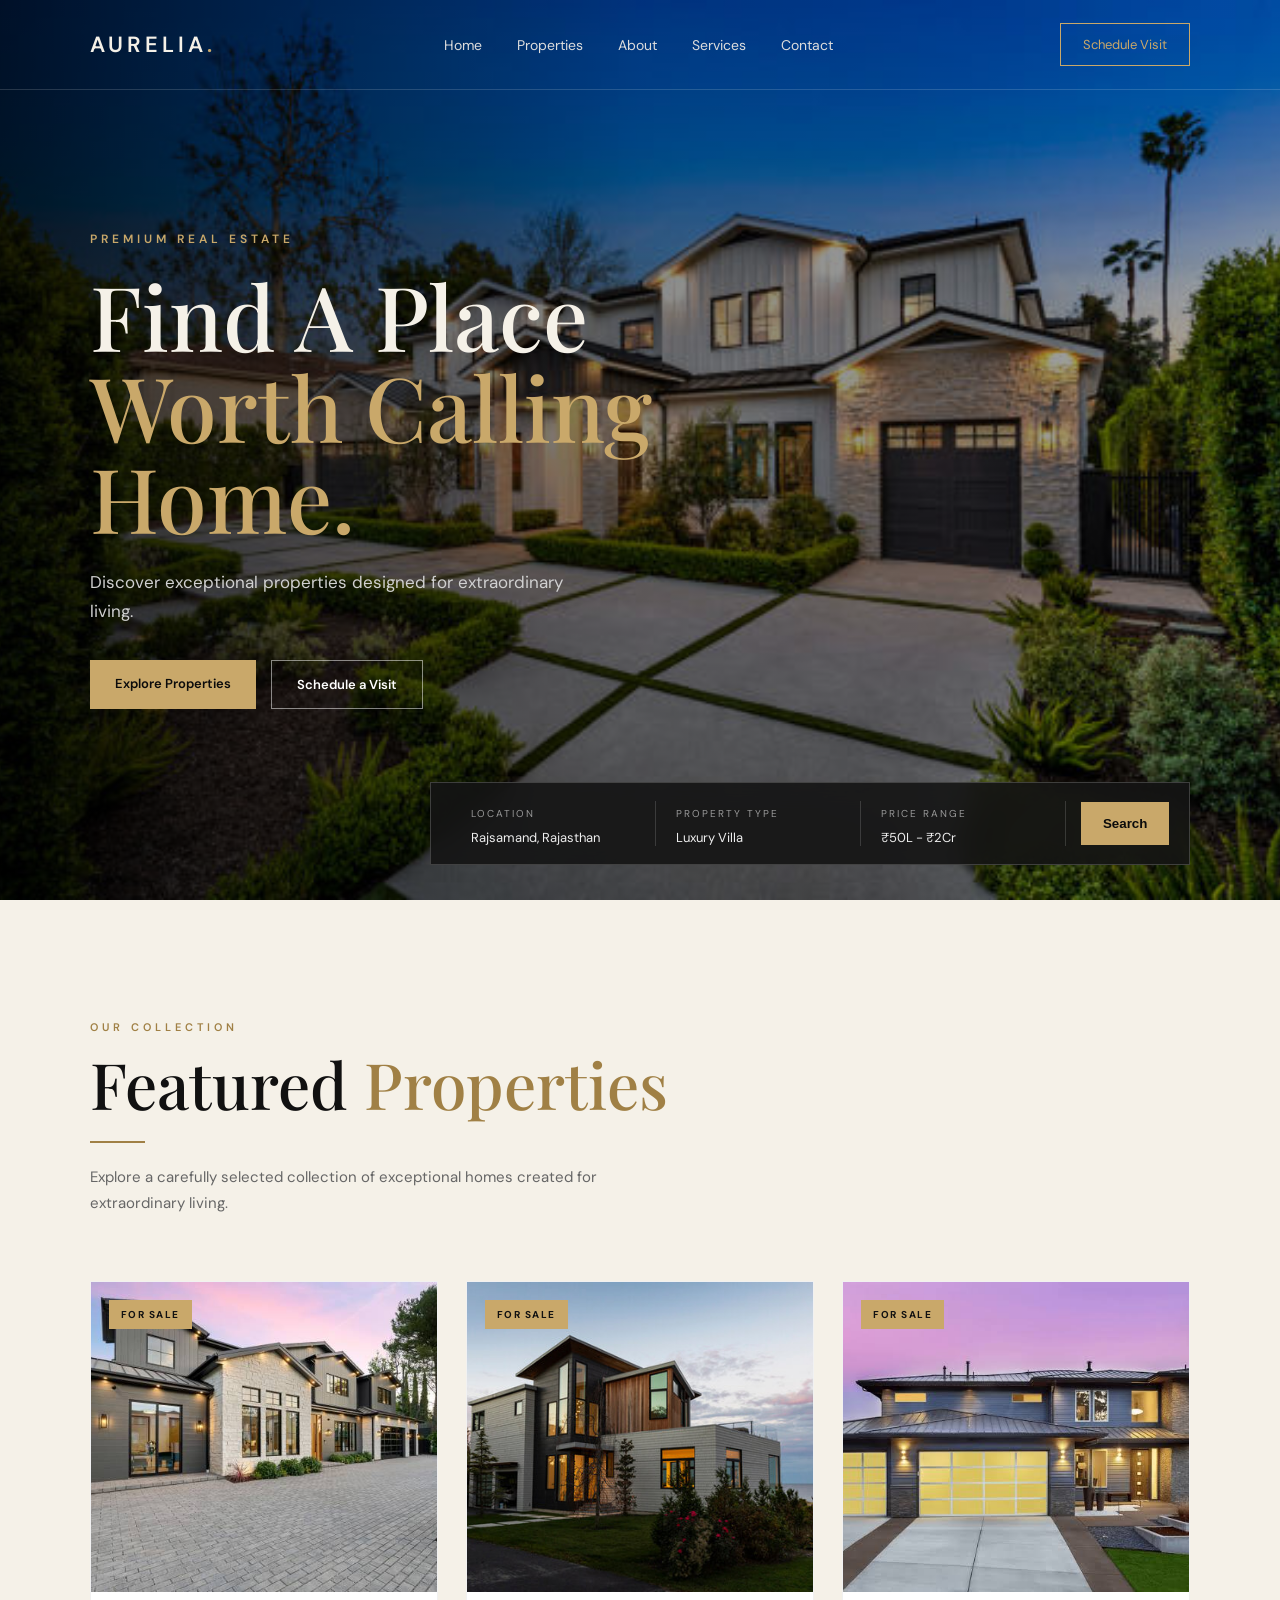
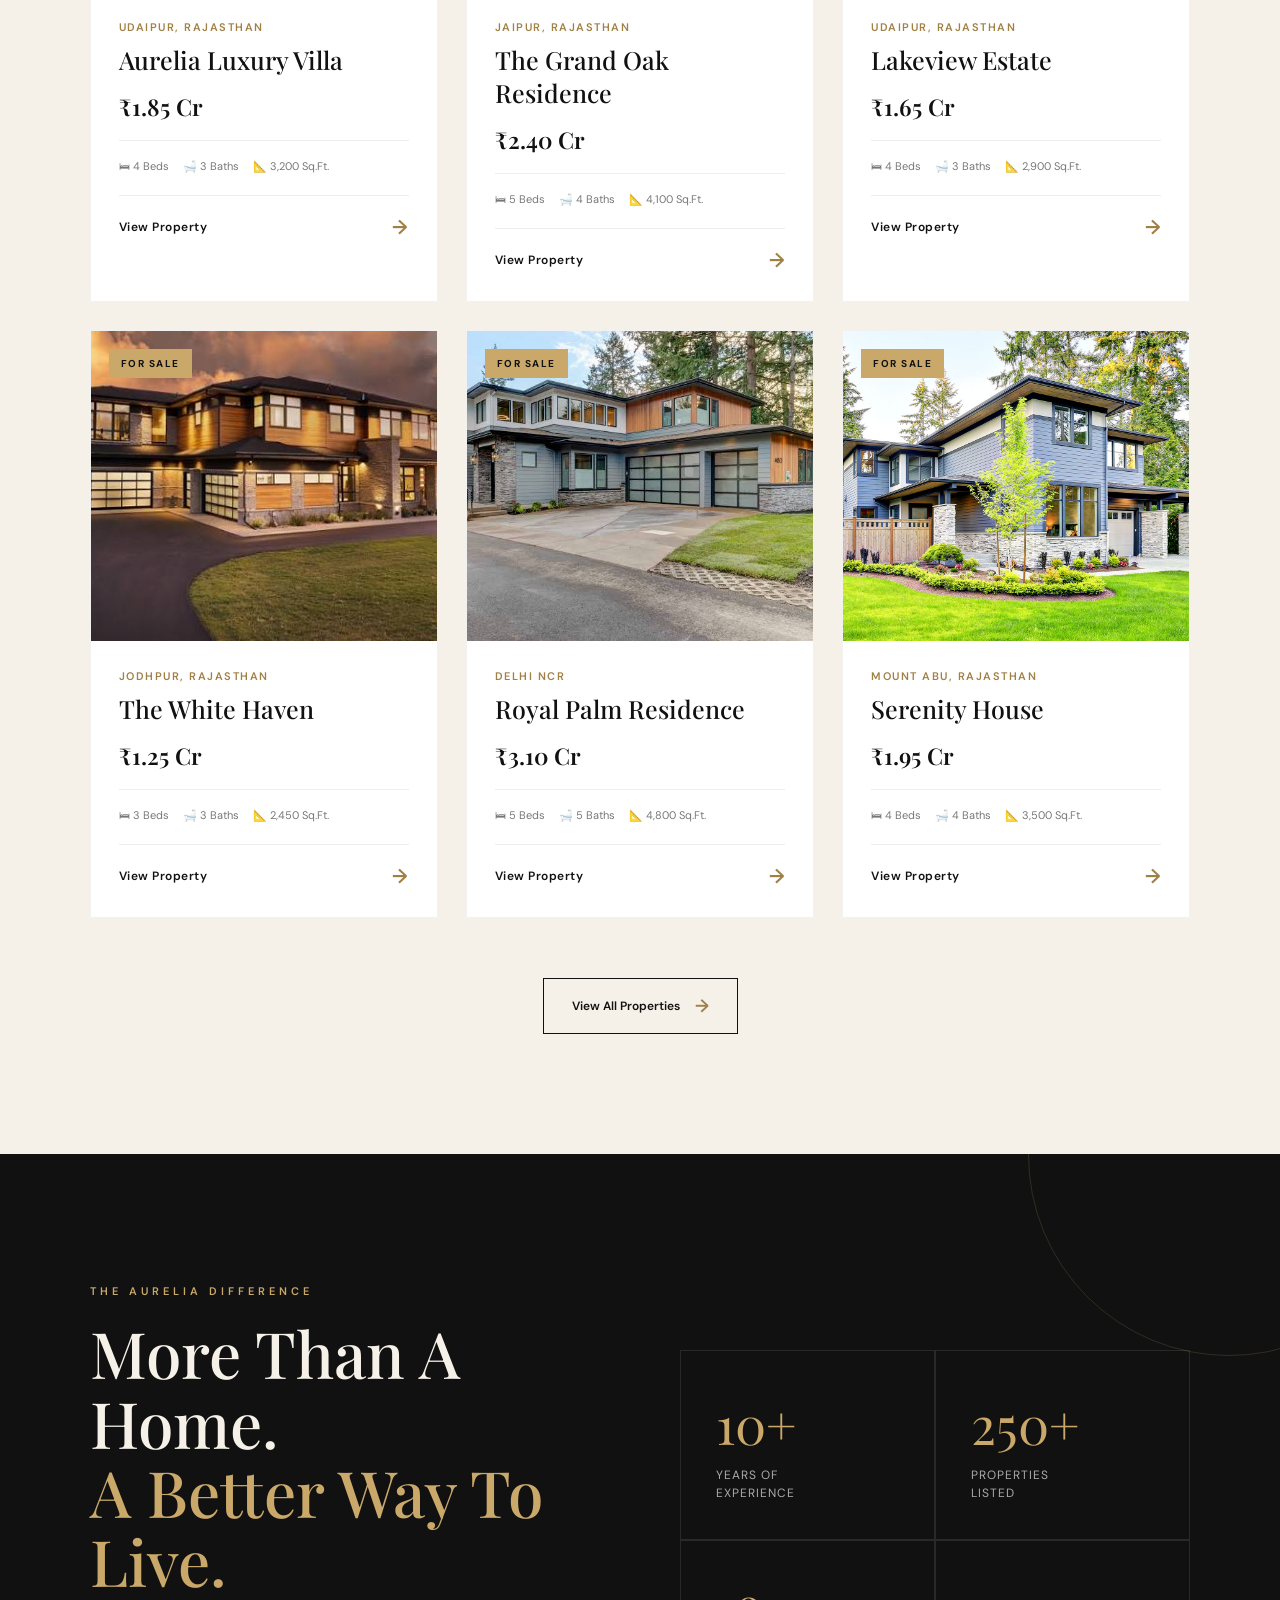
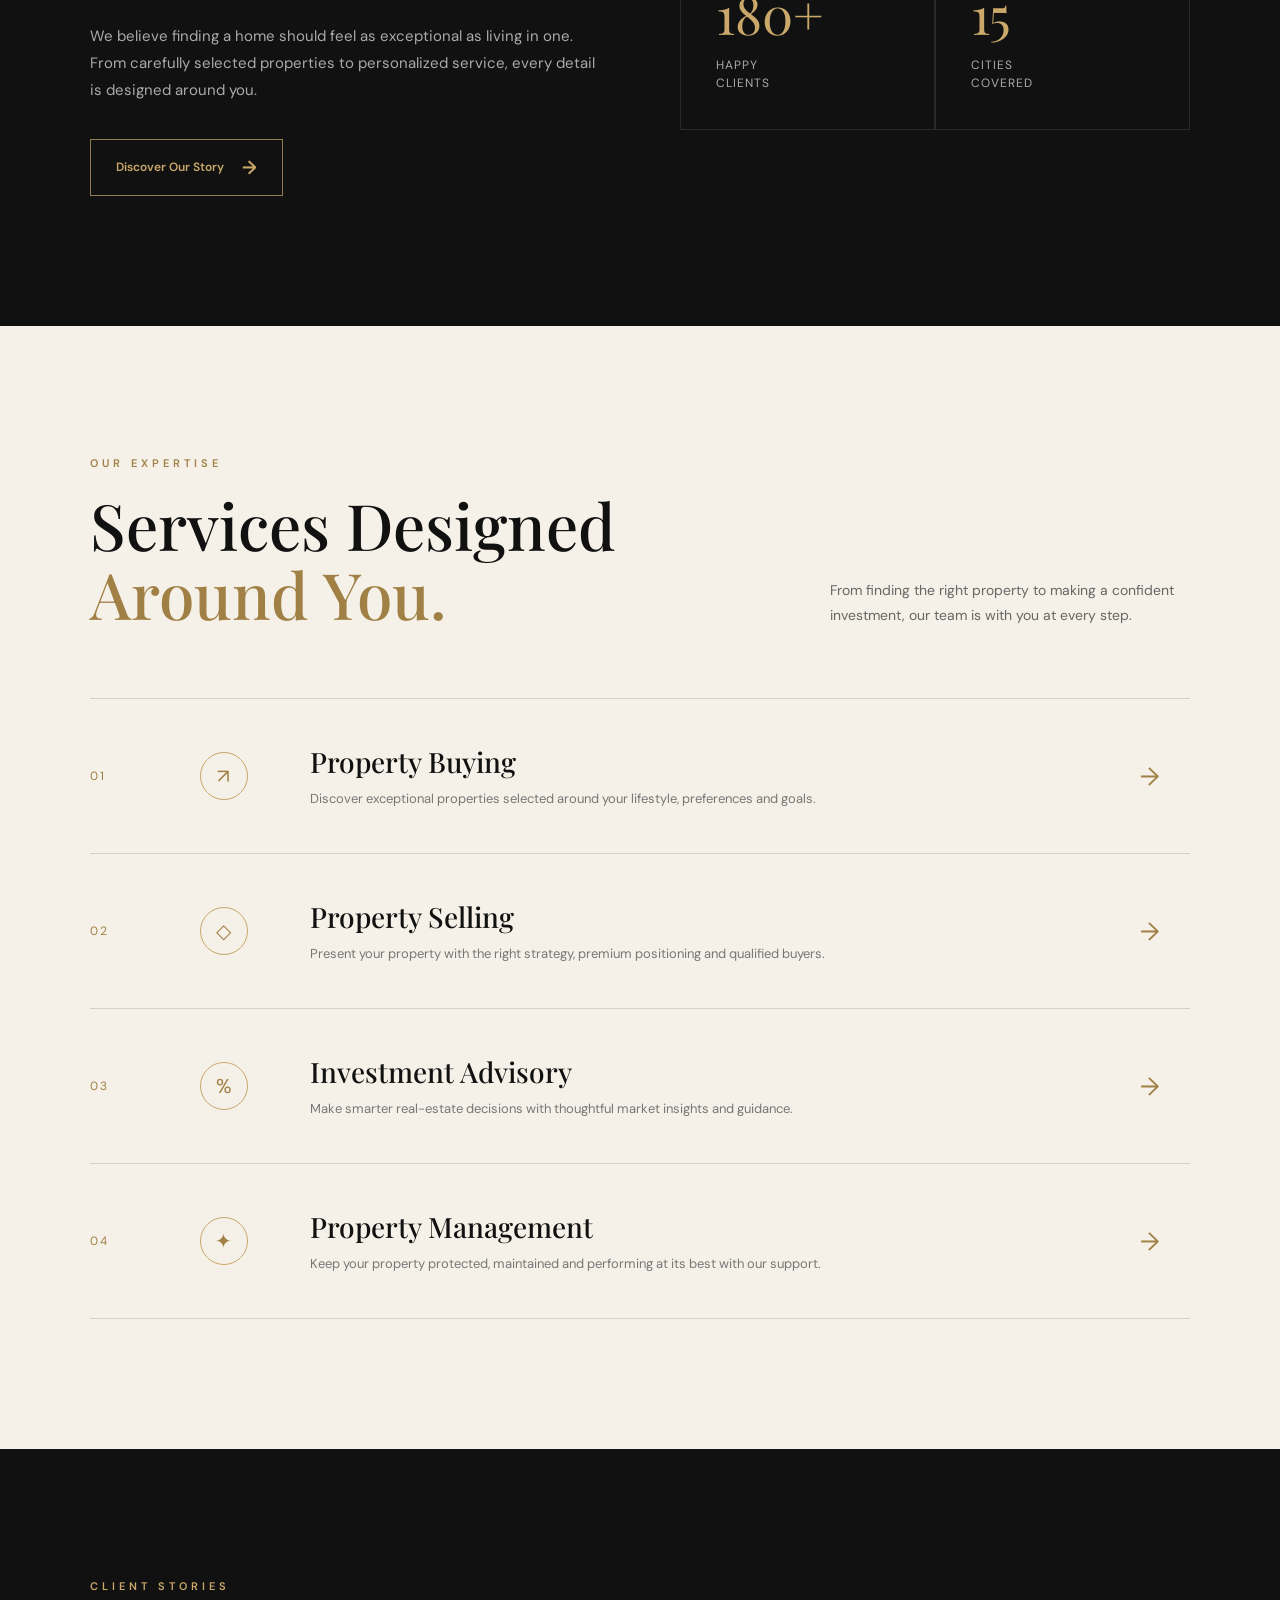
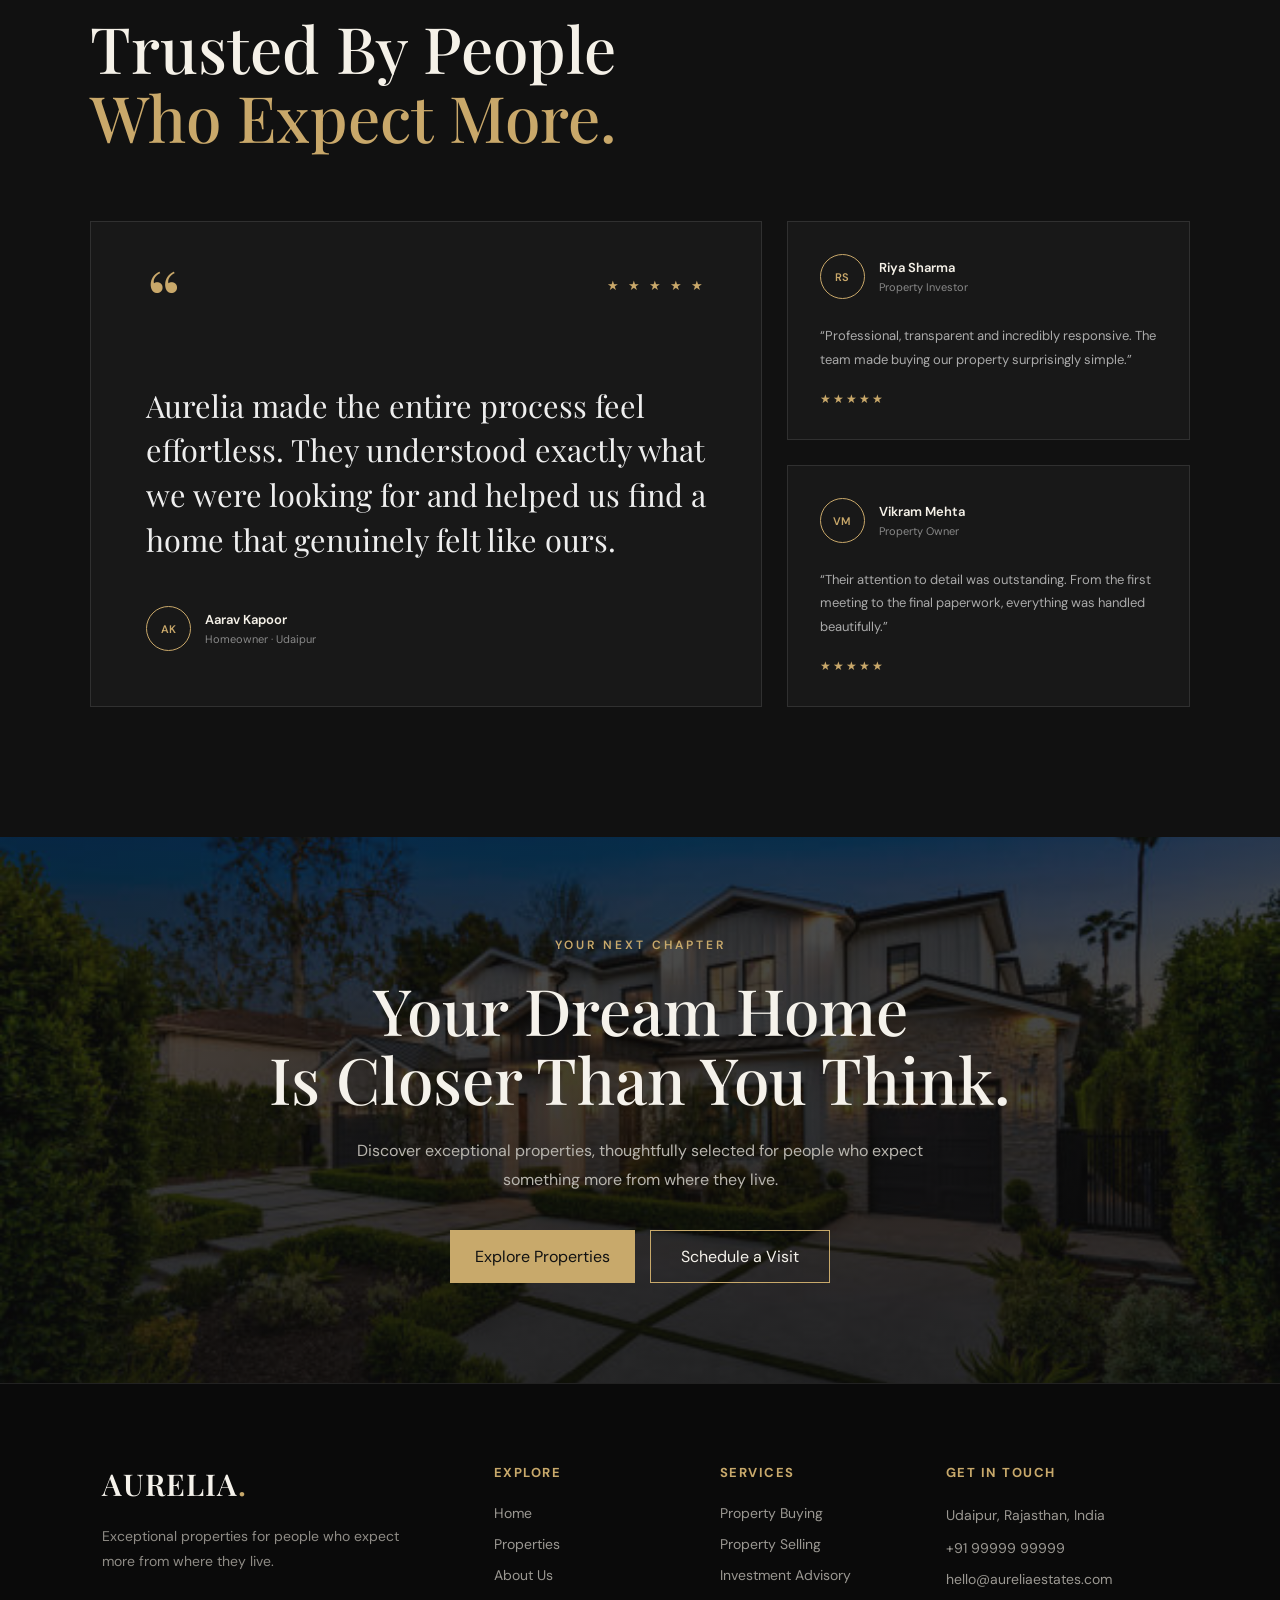
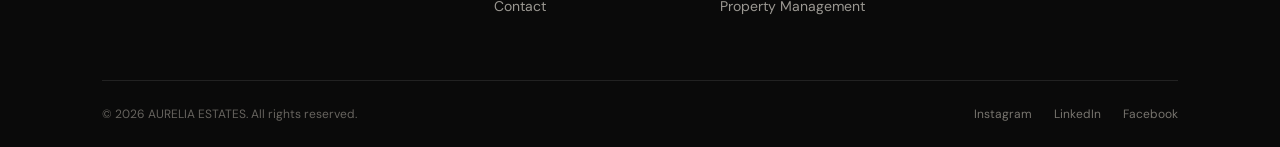
<file: index.html>
<!DOCTYPE html>
<html lang="en">
<head>
    <meta charset="UTF-8">
    <meta name="viewport" content="width=device-width, initial-scale=1.0">

    <title>Aurelia Estates | Luxury Real Estate</title>

 <link rel="stylesheet" href="style.css">
</head>

<body>

    <!-- ================= NAVBAR ================= -->

    <header class="navbar">

        <div class="logo">
            AURELIA<span>.</span>
        </div>

        <nav class="nav-links">
            <a href="index.html">Home</a>
            <a href="properties.html">Properties</a>
            <a href="about.html">About</a>
            <a href="#">Services</a>
            <a href="contact.html">Contact</a>
        </nav>

        <a href="contact.html" class="visit-btn">
            Schedule Visit
        </a>

        <button class="menu-btn" id="menuBtn" aria-label="Open menu">
            <span></span>
            <span></span>
            <span></span>
        </button>

    </header>


    <!-- ================= HERO ================= -->

    <main>

        <section class="hero">

            <div class="hero-content">

                <p class="hero-small">
                    PREMIUM REAL ESTATE
                </p>

                <h1>
                    Find A Place<br>
                    <span>Worth Calling Home.</span>
                </h1>

                <p class="hero-description">
                    Discover exceptional properties designed
                    for extraordinary living.
                </p>

                <div class="hero-buttons">

                    <a href="properties.html" class="primary-btn">
                        Explore Properties
                    </a>

                    <a href="contact.html" class="secondary-btn">
                        Schedule a Visit
                    </a>

                </div>

            </div>


            <!-- PROPERTY SEARCH -->

            <div class="property-search">

                <div class="search-item">
                    <small>LOCATION</small>
                    <p>Rajsamand, Rajasthan</p>
                </div>

                <div class="search-item">
                    <small>PROPERTY TYPE</small>
                    <p>Luxury Villa</p>
                </div>

                <div class="search-item">
                    <small>PRICE RANGE</small>
                    <p>₹50L - ₹2Cr</p>
                </div>

                <button class="search-btn">
                    Search
                </button>

            </div>

        </section>
        <!-- ================= FEATURED PROPERTIES ================= -->

<section class="featured-properties">

    <div class="section-heading">

        <p>OUR COLLECTION</p>

        <h2>
            Featured <span>Properties</span>
        </h2>

        <div class="heading-line"></div>

        <p class="section-description">
            Explore a carefully selected collection of exceptional
            homes created for extraordinary living.
        </p>

    </div>


    <div class="property-grid">

        <!-- PROPERTY 1 -->

        <article class="property-card">

            <div class="property-image">

                <img src="project-1.jpg"
                     alt="Aurelia Luxury Villa">

                <span class="property-badge">
                    FOR SALE
                </span>

            </div>

            <div class="property-info">

                <div class="property-location">
                    Udaipur, Rajasthan
                </div>

                <h3>
                    Aurelia Luxury Villa
                </h3>

                <p class="property-price">
                    ₹1.85 Cr
                </p>

                <div class="property-details">

                    <span>🛏 4 Beds</span>
                    <span>🛁 3 Baths</span>
                    <span>📐 3,200 Sq.Ft.</span>

                </div>

                <a href="property-details.html"
                   class="property-link">

                    View Property
                    <span>→</span>

                </a>

            </div>

        </article>


        <!-- PROPERTY 2 -->

        <article class="property-card">

            <div class="property-image">

                <img src="project-2.jpg"
                     alt="The Grand Oak Residence">

                <span class="property-badge">
                    FOR SALE
                </span>

            </div>

            <div class="property-info">

                <div class="property-location">
                    Jaipur, Rajasthan
                </div>

                <h3>
                    The Grand Oak Residence
                </h3>

                <p class="property-price">
                    ₹2.40 Cr
                </p>

                <div class="property-details">

                    <span>🛏 5 Beds</span>
                    <span>🛁 4 Baths</span>
                    <span>📐 4,100 Sq.Ft.</span>

                </div>

                <a href="property-details.html"
                   class="property-link">

                    View Property
                    <span>→</span>

                </a>

            </div>

        </article>


        <!-- PROPERTY 3 -->

        <article class="property-card">

            <div class="property-image">

                <img src="project-3.jpg"
                     alt="Lakeview Estate">

                <span class="property-badge">
                    FOR SALE
                </span>

            </div>

            <div class="property-info">

                <div class="property-location">
                    Udaipur, Rajasthan
                </div>

                <h3>
                    Lakeview Estate
                </h3>

                <p class="property-price">
                    ₹1.65 Cr
                </p>

                <div class="property-details">

                    <span>🛏 4 Beds</span>
                    <span>🛁 3 Baths</span>
                    <span>📐 2,900 Sq.Ft.</span>

                </div>

                <a href="property-details.html"
                   class="property-link">

                    View Property
                    <span>→</span>

                </a>

            </div>

        </article>


        <!-- PROPERTY 4 -->

        <article class="property-card">

            <div class="property-image">

                <img src="project-4.jpg"
                     alt="The White Haven">

                <span class="property-badge">
                    FOR SALE
                </span>

            </div>

            <div class="property-info">

                <div class="property-location">
                    Jodhpur, Rajasthan
                </div>

                <h3>
                    The White Haven
                </h3>

                <p class="property-price">
                    ₹1.25 Cr
                </p>

                <div class="property-details">

                    <span>🛏 3 Beds</span>
                    <span>🛁 3 Baths</span>
                    <span>📐 2,450 Sq.Ft.</span>

                </div>

                <a href="property-details.html"
                   class="property-link">

                    View Property
                    <span>→</span>

                </a>

            </div>

        </article>


        <!-- PROPERTY 5 -->

        <article class="property-card">

            <div class="property-image">

                <img src="project-5.jpg"
                     alt="Royal Palm Residence">

                <span class="property-badge">
                    FOR SALE
                </span>

            </div>

            <div class="property-info">

                <div class="property-location">
                    Delhi NCR
                </div>

                <h3>
                    Royal Palm Residence
                </h3>

                <p class="property-price">
                    ₹3.10 Cr
                </p>

                <div class="property-details">

                    <span>🛏 5 Beds</span>
                    <span>🛁 5 Baths</span>
                    <span>📐 4,800 Sq.Ft.</span>

                </div>

                <a href="property-details.html"
                   class="property-link">

                    View Property
                    <span>→</span>

                </a>

            </div>

        </article>


        <!-- PROPERTY 6 -->

        <article class="property-card">

            <div class="property-image">

                <img src="project-6.jpg"
                     alt="Serenity House">

                <span class="property-badge">
                    FOR SALE
                </span>

            </div>

            <div class="property-info">

                <div class="property-location">
                    Mount Abu, Rajasthan
                </div>

                <h3>
                    Serenity House
                </h3>

                <p class="property-price">
                    ₹1.95 Cr
                </p>

                <div class="property-details">

                    <span>🛏 4 Beds</span>
                    <span>🛁 4 Baths</span>
                    <span>📐 3,500 Sq.Ft.</span>

                </div>

                <a href="property-details.html"
                   class="property-link">

                    View Property
                    <span>→</span>

                </a>

            </div>

        </article>

    </div>


    <div class="properties-button">

        <a href="properties.html">
            View All Properties
            <span>→</span>
        </a>

    </div>

</section>
<!-- ================= WHY AURELIA ================= -->

<section class="why-aurelia">

    <div class="why-content">

        <p class="section-label">
            THE AURELIA DIFFERENCE
        </p>

        <h2>
            More Than A Home.<br>
            <span>A Better Way To Live.</span>
        </h2>

        <p class="why-description">
            We believe finding a home should feel as exceptional
            as living in one. From carefully selected properties
            to personalized service, every detail is designed
            around you.
        </p>

        <a href="about.html" class="why-btn">
            Discover Our Story
            <span>→</span>
        </a>

    </div>


    <div class="stats-grid">

        <div class="stat-box">

            <span class="stat-number">10+</span>

            <span class="stat-title">
                Years of<br>Experience
            </span>

        </div>


        <div class="stat-box">

            <span class="stat-number">250+</span>

            <span class="stat-title">
                Properties<br>Listed
            </span>

        </div>


        <div class="stat-box">

            <span class="stat-number">180+</span>

            <span class="stat-title">
                Happy<br>Clients
            </span>

        </div>


        <div class="stat-box">

            <span class="stat-number">15</span>

            <span class="stat-title">
                Cities<br>Covered
            </span>

        </div>

    </div>
    

</section>

<!-- ================= SERVICES ================= -->

<section class="services-section">

    <div class="services-heading">

        <div>
            <p class="section-label light-label">
                OUR EXPERTISE
            </p>

            <h2>
                Services Designed<br>
                <span>Around You.</span>
            </h2>
        </div>

        <p class="services-intro">
            From finding the right property to making a confident
            investment, our team is with you at every step.
        </p>

    </div>


    <div class="services-list">

        <!-- SERVICE 01 -->

        <div class="service-item">

            <div class="service-number">
                01
            </div>

            <div class="service-icon">
                ↗
            </div>

            <div class="service-content">

                <h3>
                    Property Buying
                </h3>

                <p>
                    Discover exceptional properties selected
                    around your lifestyle, preferences and goals.
                </p>

            </div>

            <div class="service-arrow">
                →
            </div>

        </div>


        <!-- SERVICE 02 -->

        <div class="service-item">

            <div class="service-number">
                02
            </div>

            <div class="service-icon">
                ◇
            </div>

            <div class="service-content">

                <h3>
                    Property Selling
                </h3>

                <p>
                    Present your property with the right strategy,
                    premium positioning and qualified buyers.
                </p>

            </div>

            <div class="service-arrow">
                →
            </div>

        </div>


        <!-- SERVICE 03 -->

        <div class="service-item">

            <div class="service-number">
                03
            </div>

            <div class="service-icon">
                %
            </div>

            <div class="service-content">

                <h3>
                    Investment Advisory
                </h3>

                <p>
                    Make smarter real-estate decisions with
                    thoughtful market insights and guidance.
                </p>

            </div>

            <div class="service-arrow">
                →
            </div>

        </div>


        <!-- SERVICE 04 -->

        <div class="service-item">

            <div class="service-number">
                04
            </div>

            <div class="service-icon">
                ✦
            </div>

            <div class="service-content">

                <h3>
                    Property Management
                </h3>

                <p>
                    Keep your property protected, maintained and
                    performing at its best with our support.
                </p>

            </div>

            <div class="service-arrow">
                →
            </div>

        </div>

    </div>

</section>
<!-- ================= TESTIMONIALS ================= -->

<section class="testimonials-section">

    <div class="testimonials-heading">

        <p class="section-label">
            CLIENT STORIES
        </p>

        <h2>
            Trusted By People<br>
            <span>Who Expect More.</span>
        </h2>

    </div>


    <div class="testimonial-layout">

        <!-- FEATURED TESTIMONIAL -->

        <article class="testimonial-featured">

            <div class="quote-mark">
                “
            </div>

            <p class="testimonial-text">
                Aurelia made the entire process feel effortless.
                They understood exactly what we were looking for
                and helped us find a home that genuinely felt
                like ours.
            </p>

            <div class="testimonial-author">

                <div class="author-avatar">
                    AK
                </div>

                <div>
                    <h4>
                        Aarav Kapoor
                    </h4>

                    <p>
                        Homeowner · Udaipur
                    </p>
                </div>

            </div>

            <div class="testimonial-rating">
                ★ ★ ★ ★ ★
            </div>

        </article>


        <!-- SMALL TESTIMONIALS -->

        <div class="testimonial-side">

            <article class="testimonial-card">

                <div class="testimonial-top">

                    <div class="author-avatar">
                        RS
                    </div>

                    <div>
                        <h4>
                            Riya Sharma
                        </h4>

                        <p>
                            Property Investor
                        </p>
                    </div>

                </div>

                <p>
                    “Professional, transparent and incredibly
                    responsive. The team made buying our property
                    surprisingly simple.”
                </p>

                <span class="small-rating">
                    ★★★★★
                </span>

            </article>


            <article class="testimonial-card">

                <div class="testimonial-top">

                    <div class="author-avatar">
                        VM
                    </div>

                    <div>
                        <h4>
                            Vikram Mehta
                        </h4>

                        <p>
                            Property Owner
                        </p>
                    </div>

                </div>

                <p>
                    “Their attention to detail was outstanding.
                    From the first meeting to the final paperwork,
                    everything was handled beautifully.”
                </p>

                <span class="small-rating">
                    ★★★★★
                </span>

            </article>

        </div>

    </div>

</section>
<!-- Premium CTA -->
<section class="premium-cta">

    <div class="cta-content">
        <p class="section-label">YOUR NEXT CHAPTER</p>

        <h2>
            Your Dream Home<br>
            Is Closer Than You Think.
        </h2>

        <p class="cta-text">
            Discover exceptional properties, thoughtfully selected
            for people who expect something more from where they live.
        </p>

        <div class="cta-buttons">
            <a href="properties.html" class="btn-primary">
                Explore Properties
            </a>

            <a href="contact.html" class="btn-outline">
                Schedule a Visit
            </a>
        </div>
    </div>

</section>
    </main>

<!-- Footer -->
<footer class="site-footer">

    <div class="footer-main">

        <div class="footer-brand">
            <a href="index.html" class="footer-logo">
                AURELIA<span>.</span>
            </a>

            <p>
                Exceptional properties for people who
                expect more from where they live.
            </p>
        </div>

        <div class="footer-column">
            <h4>Explore</h4>
            <a href="index.html">Home</a>
            <a href="properties.html">Properties</a>
            <a href="about.html">About Us</a>
            <a href="contact.html">Contact</a>
        </div>

        <div class="footer-column">
            <h4>Services</h4>
            <a href="#">Property Buying</a>
            <a href="#">Property Selling</a>
            <a href="#">Investment Advisory</a>
            <a href="#">Property Management</a>
        </div>

        <div class="footer-column footer-contact">
            <h4>Get In Touch</h4>
            <p>Udaipur, Rajasthan, India</p>
            <a href="tel:+919999999999">+91 99999 99999</a>
            <a href="mailto:hello@aureliaestates.com">
                hello@aureliaestates.com
            </a>
        </div>

    </div>

    <div class="footer-bottom">

        <p>© 2026 AURELIA ESTATES. All rights reserved.</p>

        <div class="footer-socials">
            <a href="#">Instagram</a>
            <a href="#">LinkedIn</a>
            <a href="#">Facebook</a>
        </div>

    </div>

</footer>
   <script src="script.js"></script>

</body>
</html>
</file>
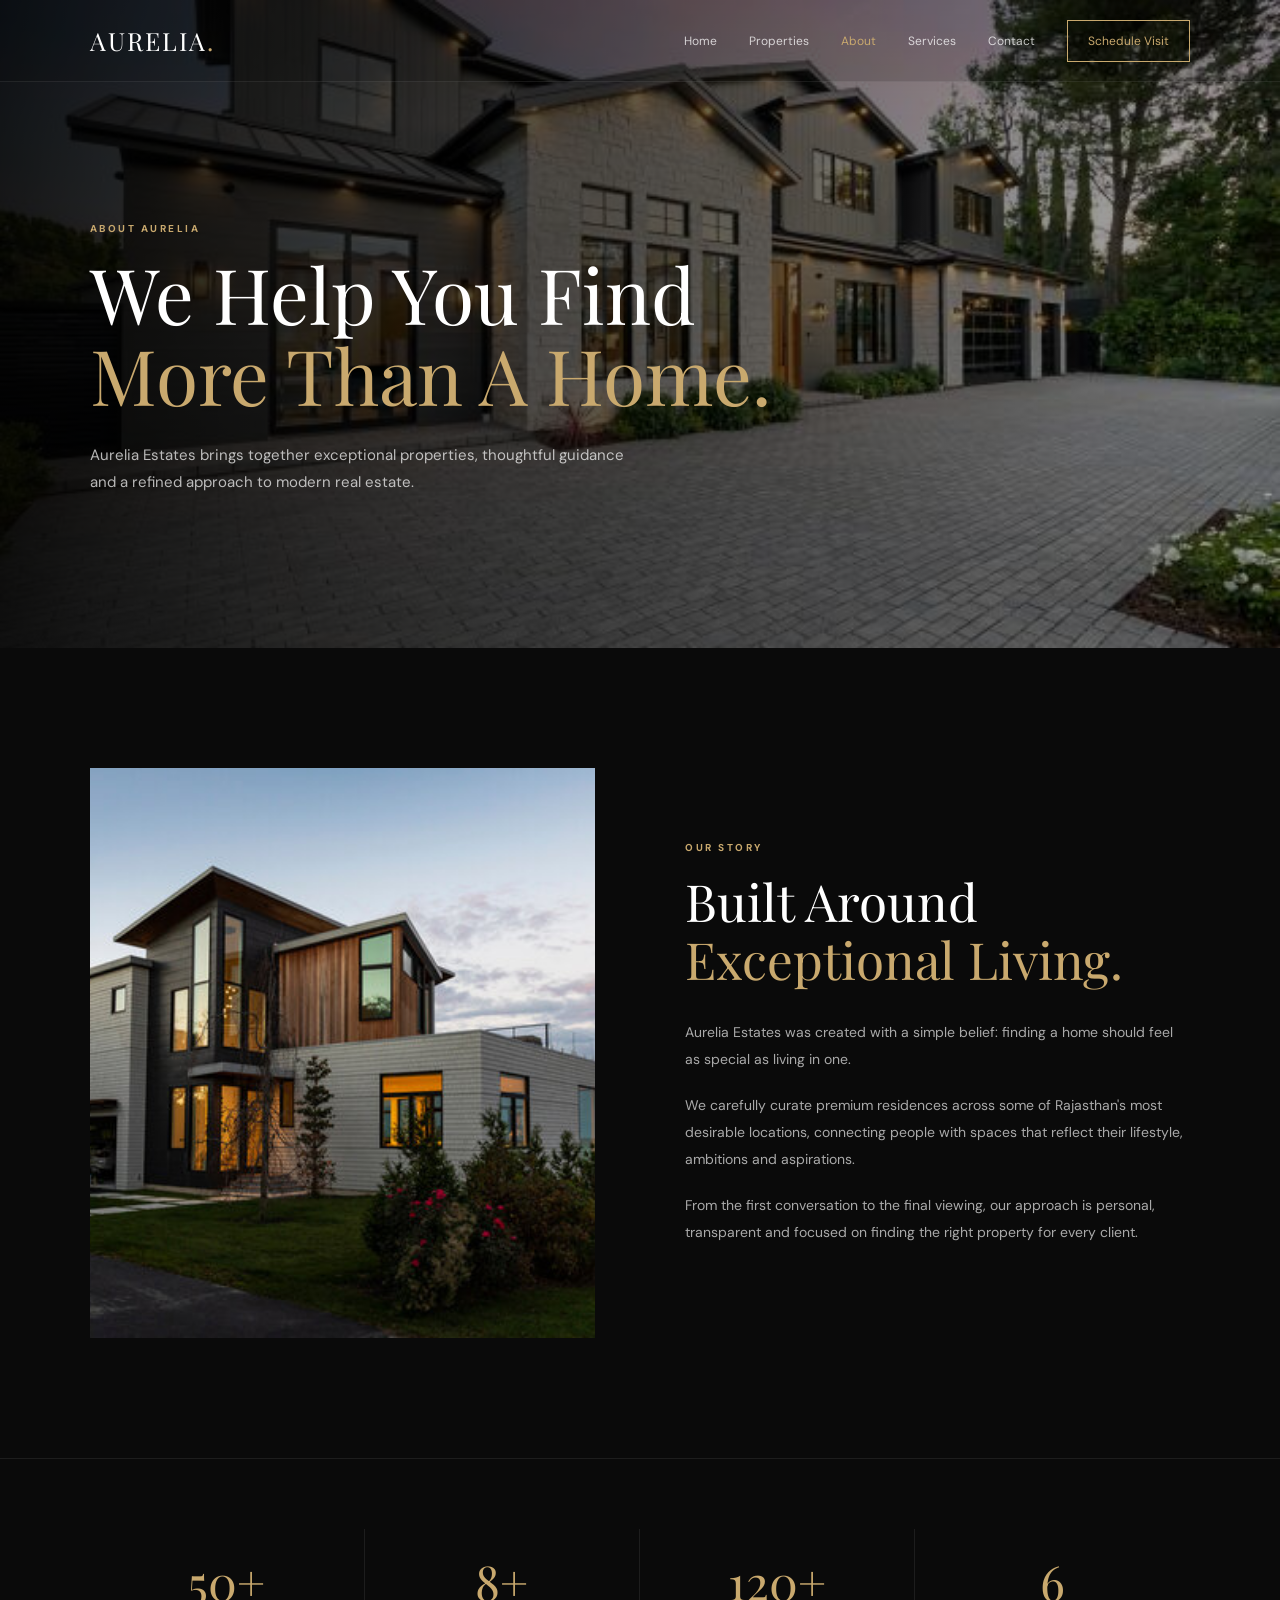
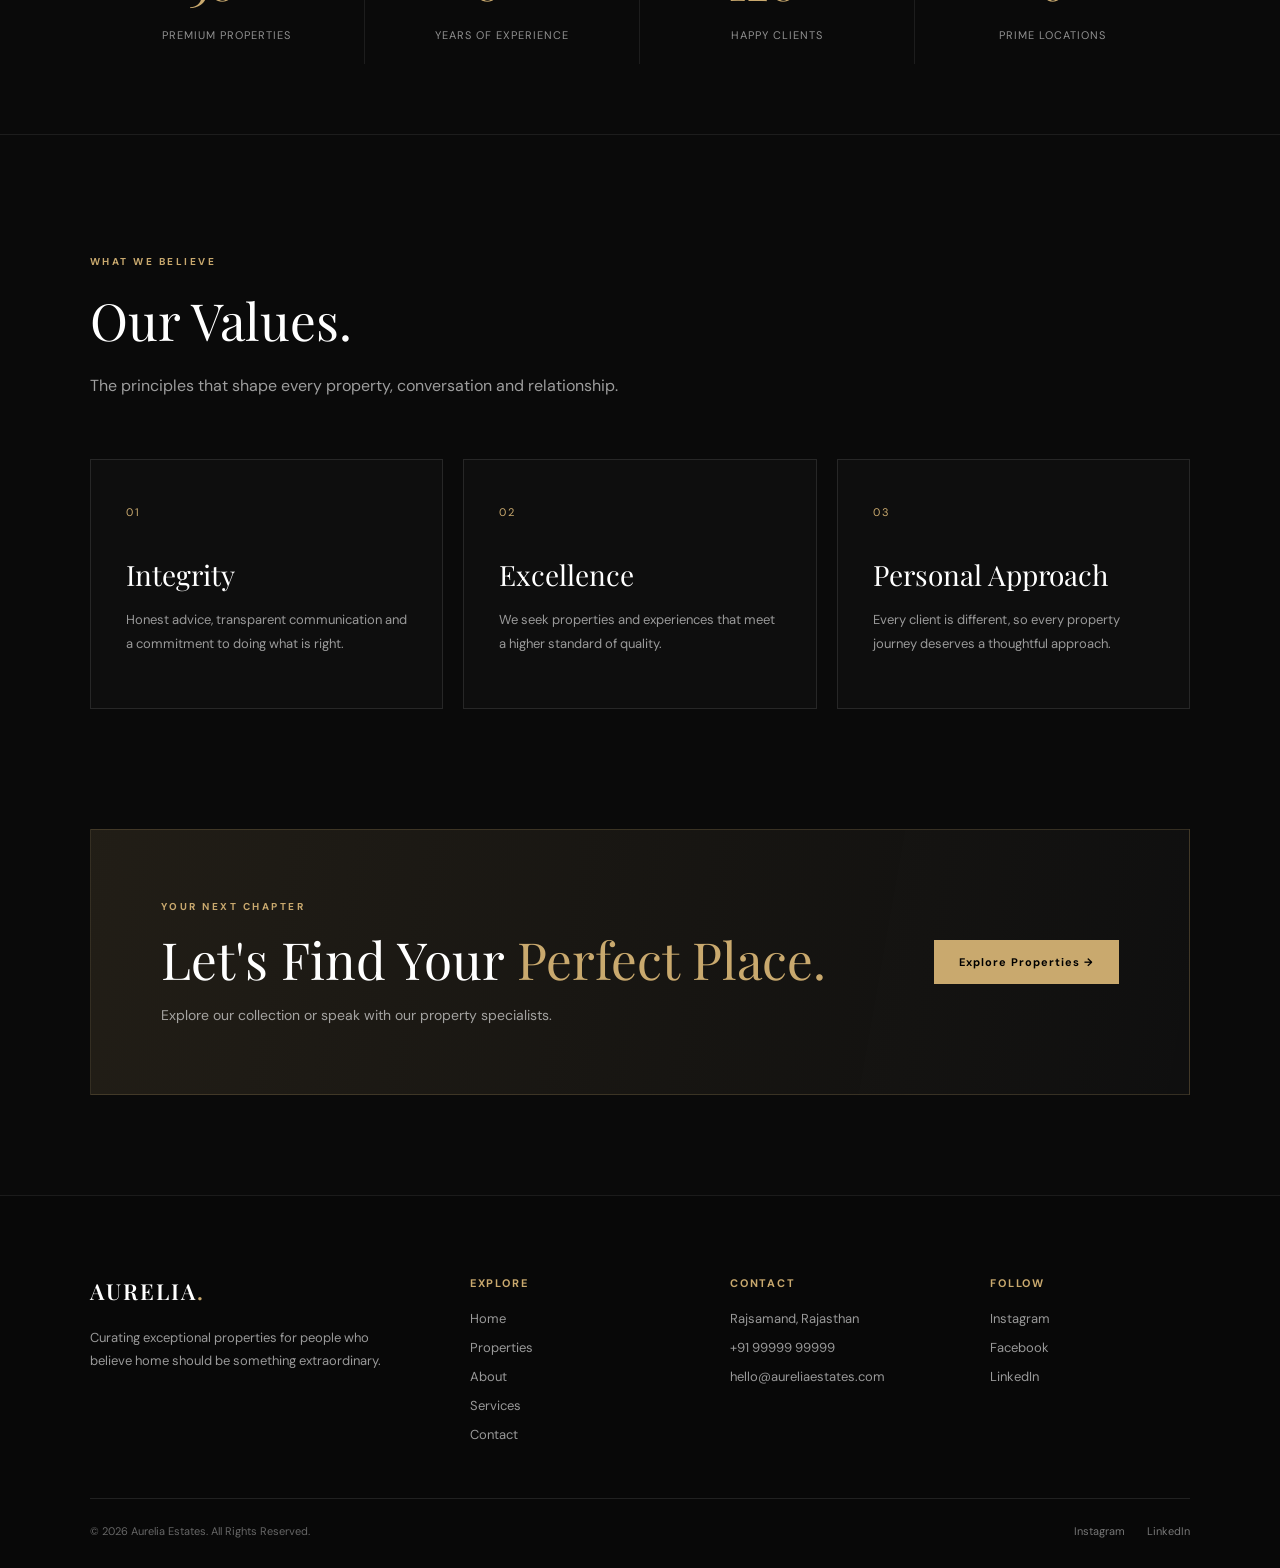
<file: about.html>
<!DOCTYPE html>
<html lang="en">
<head>
    <meta charset="UTF-8">
    <meta name="viewport" content="width=device-width, initial-scale=1.0">

    <title>About | Aurelia Estates</title>

    <link rel="stylesheet" href="about.css">

    <link href="https://fonts.googleapis.com/css2?family=DM+Sans:wght@400;500;600;700&family=Playfair+Display:wght@400;500;600&display=swap" rel="stylesheet">
</head>

<body>

    <!-- NAVBAR -->

    <header class="navbar">

        <div class="logo">
            AURELIA<span>.</span>
        </div>
        <nav class="nav-links">

            <a href="index.html">Home</a>
        
            <a href="properties.html">
                Properties
            </a>
        
            <a href="about.html" class="active">
                About
            </a>
        
            <a href="#">
                Services
            </a>
        
            <a href="contact.html">
                Contact
            </a>
        
            <a href="contact.html" class="nav-btn">
                Schedule Visit
            </a>

        </nav>

        <button class="menu-btn" id="menuBtn" aria-label="Open menu">
            <span></span>
            <span></span>
            <span></span>
        </button>

    </header>


    <!-- ABOUT HERO -->

    <section class="about-hero">

        <div class="about-hero-content">

            <p class="section-label">
                ABOUT AURELIA
            </p>

            <h1>
                We Help You Find
                <span>More Than A Home.</span>
            </h1>

            <p>
                Aurelia Estates brings together exceptional properties,
                thoughtful guidance and a refined approach to modern real estate.
            </p>

        </div>

    </section>


    <!-- OUR STORY -->

    <section class="about-story">

        <div class="story-image">

            <img
                src="project-2.jpg"
                alt="Aurelia Estates luxury residence"
            >

        </div>


        <div class="story-content">

            <p class="section-label">
                OUR STORY
            </p>

            <h2>
                Built Around
                <span>Exceptional Living.</span>
            </h2>

            <p>
                Aurelia Estates was created with a simple belief:
                finding a home should feel as special as living in one.
            </p>

            <p>
                We carefully curate premium residences across some of
                Rajasthan's most desirable locations, connecting people
                with spaces that reflect their lifestyle, ambitions and
                aspirations.
            </p>

            <p>
                From the first conversation to the final viewing,
                our approach is personal, transparent and focused on
                finding the right property for every client.
            </p>

        </div>

    </section>


    <!-- STATS -->

    <section class="about-stats">

        <div class="stat-box">
            <strong>50+</strong>
            <span>Premium Properties</span>
        </div>

        <div class="stat-box">
            <strong>8+</strong>
            <span>Years Of Experience</span>
        </div>

        <div class="stat-box">
            <strong>120+</strong>
            <span>Happy Clients</span>
        </div>

        <div class="stat-box">
            <strong>6</strong>
            <span>Prime Locations</span>
        </div>

    </section>


    <!-- OUR VALUES -->

    <section class="about-values">

        <div class="values-heading">

            <p class="section-label">
                WHAT WE BELIEVE
            </p>

            <h2>
                Our Values.
            </h2>

            <p>
                The principles that shape every property,
                conversation and relationship.
            </p>

        </div>


        <div class="values-grid">

            <div class="value-card">

                <span>01</span>

                <h3>
                    Integrity
                </h3>

                <p>
                    Honest advice, transparent communication
                    and a commitment to doing what is right.
                </p>

            </div>


            <div class="value-card">

                <span>02</span>

                <h3>
                    Excellence
                </h3>

                <p>
                    We seek properties and experiences that
                    meet a higher standard of quality.
                </p>

            </div>


            <div class="value-card">

                <span>03</span>

                <h3>
                    Personal Approach
                </h3>

                <p>
                    Every client is different, so every property
                    journey deserves a thoughtful approach.
                </p>

            </div>

        </div>

    </section>


    <!-- CTA -->

    <section class="about-cta">

        <div>

            <p class="section-label">
                YOUR NEXT CHAPTER
            </p>

            <h2>
                Let's Find Your
                <span>Perfect Place.</span>
            </h2>

            <p>
                Explore our collection or speak with our property specialists.
            </p>

        </div>
        <a href="properties.html">
            Explore Properties →
        </a>

    </section>


    <script src="script.js"></script>
    <footer class="site-footer">

        <div class="footer-main">
    
            <div class="footer-brand">
    
                <div class="logo">
                    AURELIA<span>.</span>
                </div>
    
                <p>
                    Curating exceptional properties for people
                    who believe home should be something extraordinary.
                </p>
    
            </div>
    
    
            <div class="footer-column">
    
                <h4>EXPLORE</h4>
                <a href="index.html">Home</a>
                <a href="properties.html">Properties</a>
                <a href="about.html">About</a>
                <a href="#">Services</a>
                <a href="contact.html">Contact</a>
    
            </div>
    
    
            <div class="footer-column">
    
                <h4>CONTACT</h4>
    
                <p>Rajsamand, Rajasthan</p>
    
                <p>+91 99999 99999</p>
    
                <p>hello@aureliaestates.com</p>
    
            </div>
    
    
            <div class="footer-column">
    
                <h4>FOLLOW</h4>
    
                <a href="#">Instagram</a>
    
                <a href="#">Facebook</a>
    
                <a href="#">LinkedIn</a>
    
            </div>
    
        </div>
    
    
        <div class="footer-bottom">
    
            <p>
                © 2026 Aurelia Estates. All Rights Reserved.
            </p>
    
            <div class="footer-socials">
    
                <a href="#">Instagram</a>
                <a href="#">LinkedIn</a>
    
            </div>
    
        </div>
    
    </footer>
</body>

</html>
</file>
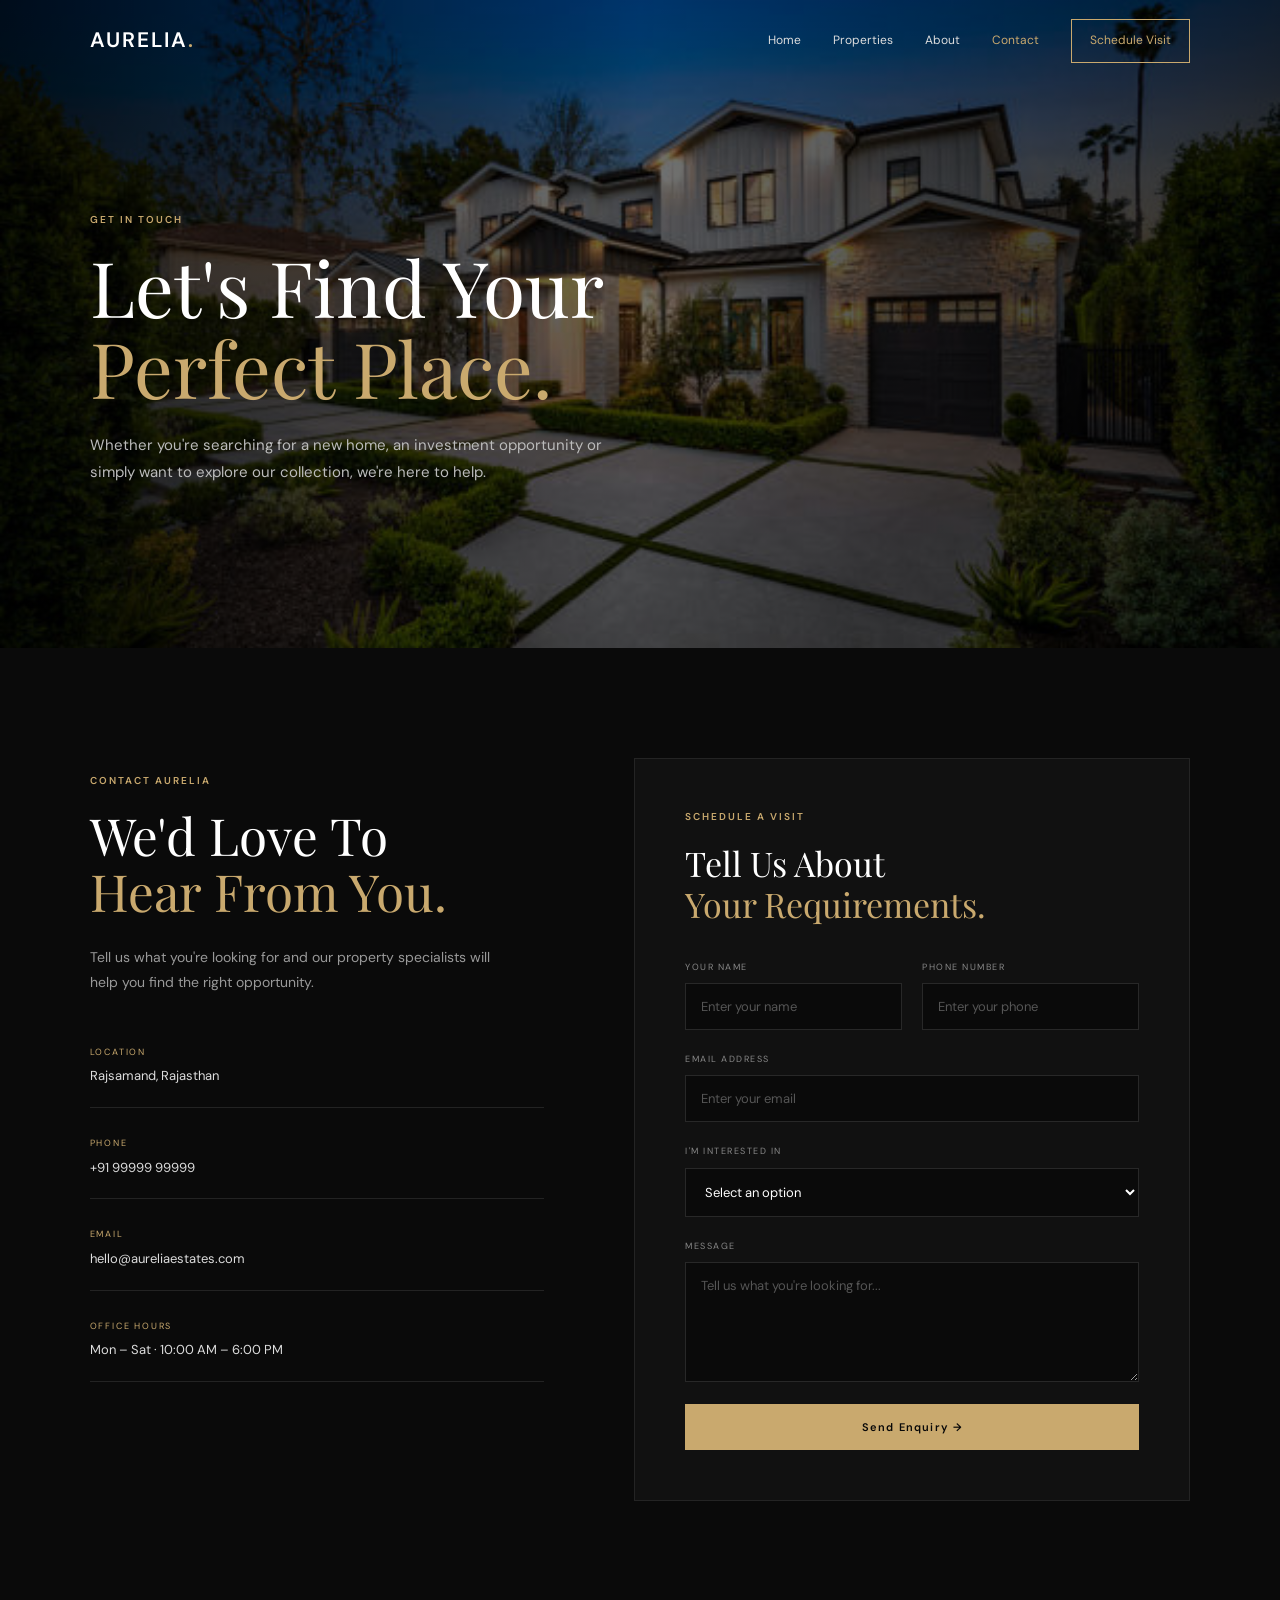
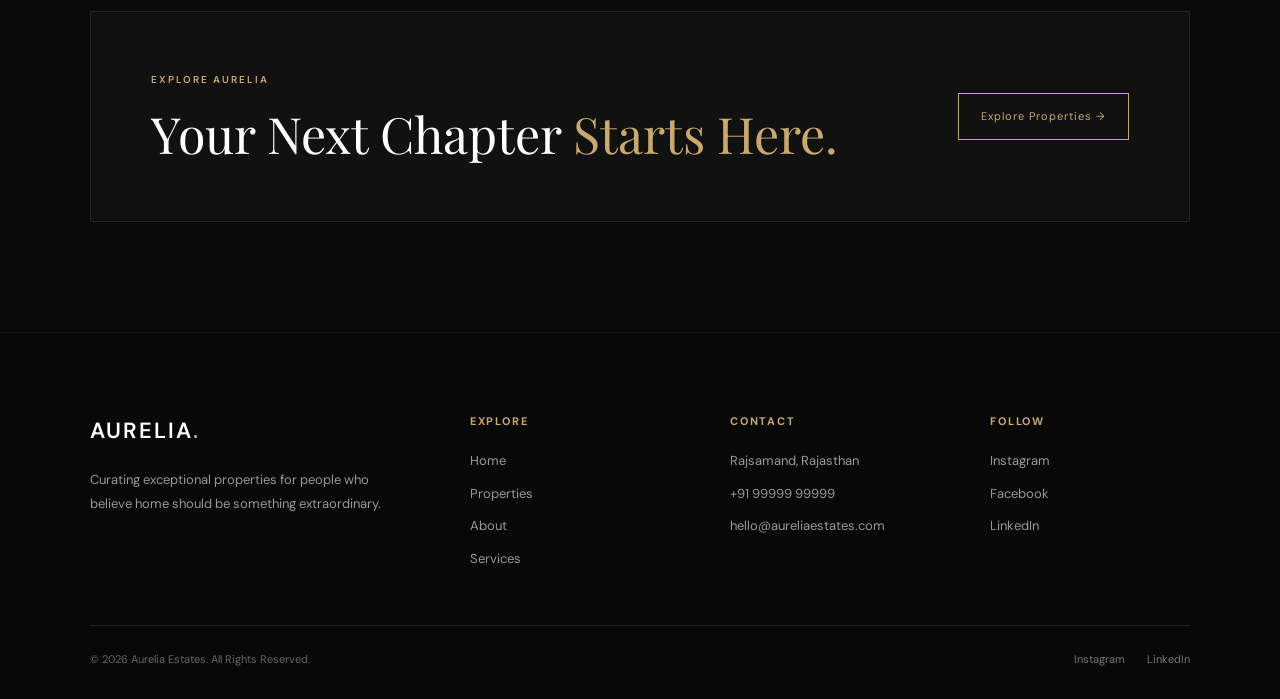
<file: contact.html>
<!DOCTYPE html>
<html lang="en">
<head>
    <meta charset="UTF-8">
    <meta name="viewport" content="width=device-width, initial-scale=1.0">

    <title>Contact | Aurelia Estates</title>

    <link rel="stylesheet" href="contact.css">
  
    <link href="https://fonts.googleapis.com/css2?family=DM+Sans:wght@400;500;600;700&family=Playfair+Display:wght@400;500;600&display=swap" rel="stylesheet">
</head>

<body>

<header class="navbar">

    <div class="logo">
        AURELIA<span>.</span>
    </div>

    <nav class="nav-links">

        <a href="index.html">Home</a>

        <a href="properties.html">
            Properties
        </a>
        
        <a href="about.html">
            About
        </a>
        
        <a href="contact.html" class="active">
            Contact
        </a>
        
        <a href="contact.html" class="nav-btn">
            Schedule Visit
        </a>
    </nav>

    <button class="menu-btn" id="menuBtn" aria-label="Open menu">
        <span></span>
        <span></span>
        <span></span>
    </button>

</header>


<!-- CONTACT HERO -->

<section class="contact-hero">

    <div class="contact-hero-content">

        <p class="section-label">
            GET IN TOUCH
        </p>

        <h1>
            Let's Find Your
            <span>Perfect Place.</span>
        </h1>

        <p>
            Whether you're searching for a new home,
            an investment opportunity or simply want
            to explore our collection, we're here to help.
        </p>

    </div>

</section>


<!-- CONTACT SECTION -->

<section class="contact-section">

    <div class="contact-info">

        <p class="section-label">
            CONTACT AURELIA
        </p>

        <h2>
            We'd Love To
            <span>Hear From You.</span>
        </h2>

        <p class="contact-intro">
            Tell us what you're looking for and our
            property specialists will help you find
            the right opportunity.
        </p>


        <div class="contact-details">

            <div class="contact-item">

                <span>LOCATION</span>

                <p>
                    Rajsamand, Rajasthan
                </p>

            </div>


            <div class="contact-item">

                <span>PHONE</span>

                <p>
                    +91 99999 99999
                </p>

            </div>


            <div class="contact-item">

                <span>EMAIL</span>

                <p>
                    hello@aureliaestates.com
                </p>

            </div>


            <div class="contact-item">

                <span>OFFICE HOURS</span>

                <p>
                    Mon – Sat · 10:00 AM – 6:00 PM
                </p>

            </div>

        </div>

    </div>


    <!-- CONTACT FORM -->

    <div class="contact-form-box">

        <p class="section-label">
            SCHEDULE A VISIT
        </p>

        <h3>
            Tell Us About
            <span>Your Requirements.</span>
        </h3>


        <form>

            <div class="form-row">

                <div class="form-group">

                    <label for="name">
                        YOUR NAME
                    </label>

                    <input
                        type="text"
                        id="name"
                        placeholder="Enter your name"
                        required
                    >

                </div>


                <div class="form-group">

                    <label for="phone">
                        PHONE NUMBER
                    </label>

                    <input
                        type="tel"
                        id="phone"
                        placeholder="Enter your phone"
                        required
                    >

                </div>

            </div>


            <div class="form-group">

                <label for="email">
                    EMAIL ADDRESS
                </label>

                <input
                    type="email"
                    id="email"
                    placeholder="Enter your email"
                    required
                >

            </div>


            <div class="form-group">

                <label for="interest">
                    I'M INTERESTED IN
                </label>

                <select id="interest">

                    <option value="">
                        Select an option
                    </option>

                    <option>
                        Buying a Property
                    </option>

                    <option>
                        Property Investment
                    </option>

                    <option>
                        Schedule a Visit
                    </option>

                    <option>
                        General Enquiry
                    </option>

                </select>

            </div>


            <div class="form-group">

                <label for="message">
                    MESSAGE
                </label>

                <textarea
                    id="message"
                    rows="5"
                    placeholder="Tell us what you're looking for..."
                ></textarea>

            </div>


            <button type="submit" class="submit-btn">
                Send Enquiry →
            </button>

        </form>

    </div>

</section>


<!-- CTA -->

<section class="contact-cta">

    <div>

        <p class="section-label">
            EXPLORE AURELIA
        </p>

        <h2>
            Your Next Chapter
            <span>Starts Here.</span>
        </h2>

    </div>

    <a href="properties.html">
        Explore Properties →
    </a>

</section>


<!-- FOOTER -->

<footer class="site-footer">

    <div class="footer-main">

        <div class="footer-brand">

            <div class="logo">
                AURELIA<span>.</span>
            </div>

            <p>
                Curating exceptional properties for people
                who believe home should be something extraordinary.
            </p>

        </div>


        <div class="footer-column">

            <h4>EXPLORE</h4>

            <a href="index.html">Home</a>

            <a href="properties.html">
                Properties
            </a>

            <a href="about.html">
                About
            </a>

            <a href="#">
                Services
            </a>

        </div>


        <div class="footer-column">

            <h4>CONTACT</h4>

            <p>Rajsamand, Rajasthan</p>

            <p>+91 99999 99999</p>

            <p>hello@aureliaestates.com</p>

        </div>


        <div class="footer-column">

            <h4>FOLLOW</h4>

            <a href="#">Instagram</a>

            <a href="#">Facebook</a>

            <a href="#">LinkedIn</a>

        </div>

    </div>


    <div class="footer-bottom">

        <p>
            © 2026 Aurelia Estates. All Rights Reserved.
        </p>

        <div class="footer-socials">

            <a href="#">Instagram</a>

            <a href="#">LinkedIn</a>

        </div>

    </div>

</footer>


<script src="script.js"></script>

</body>
</html>
</file>
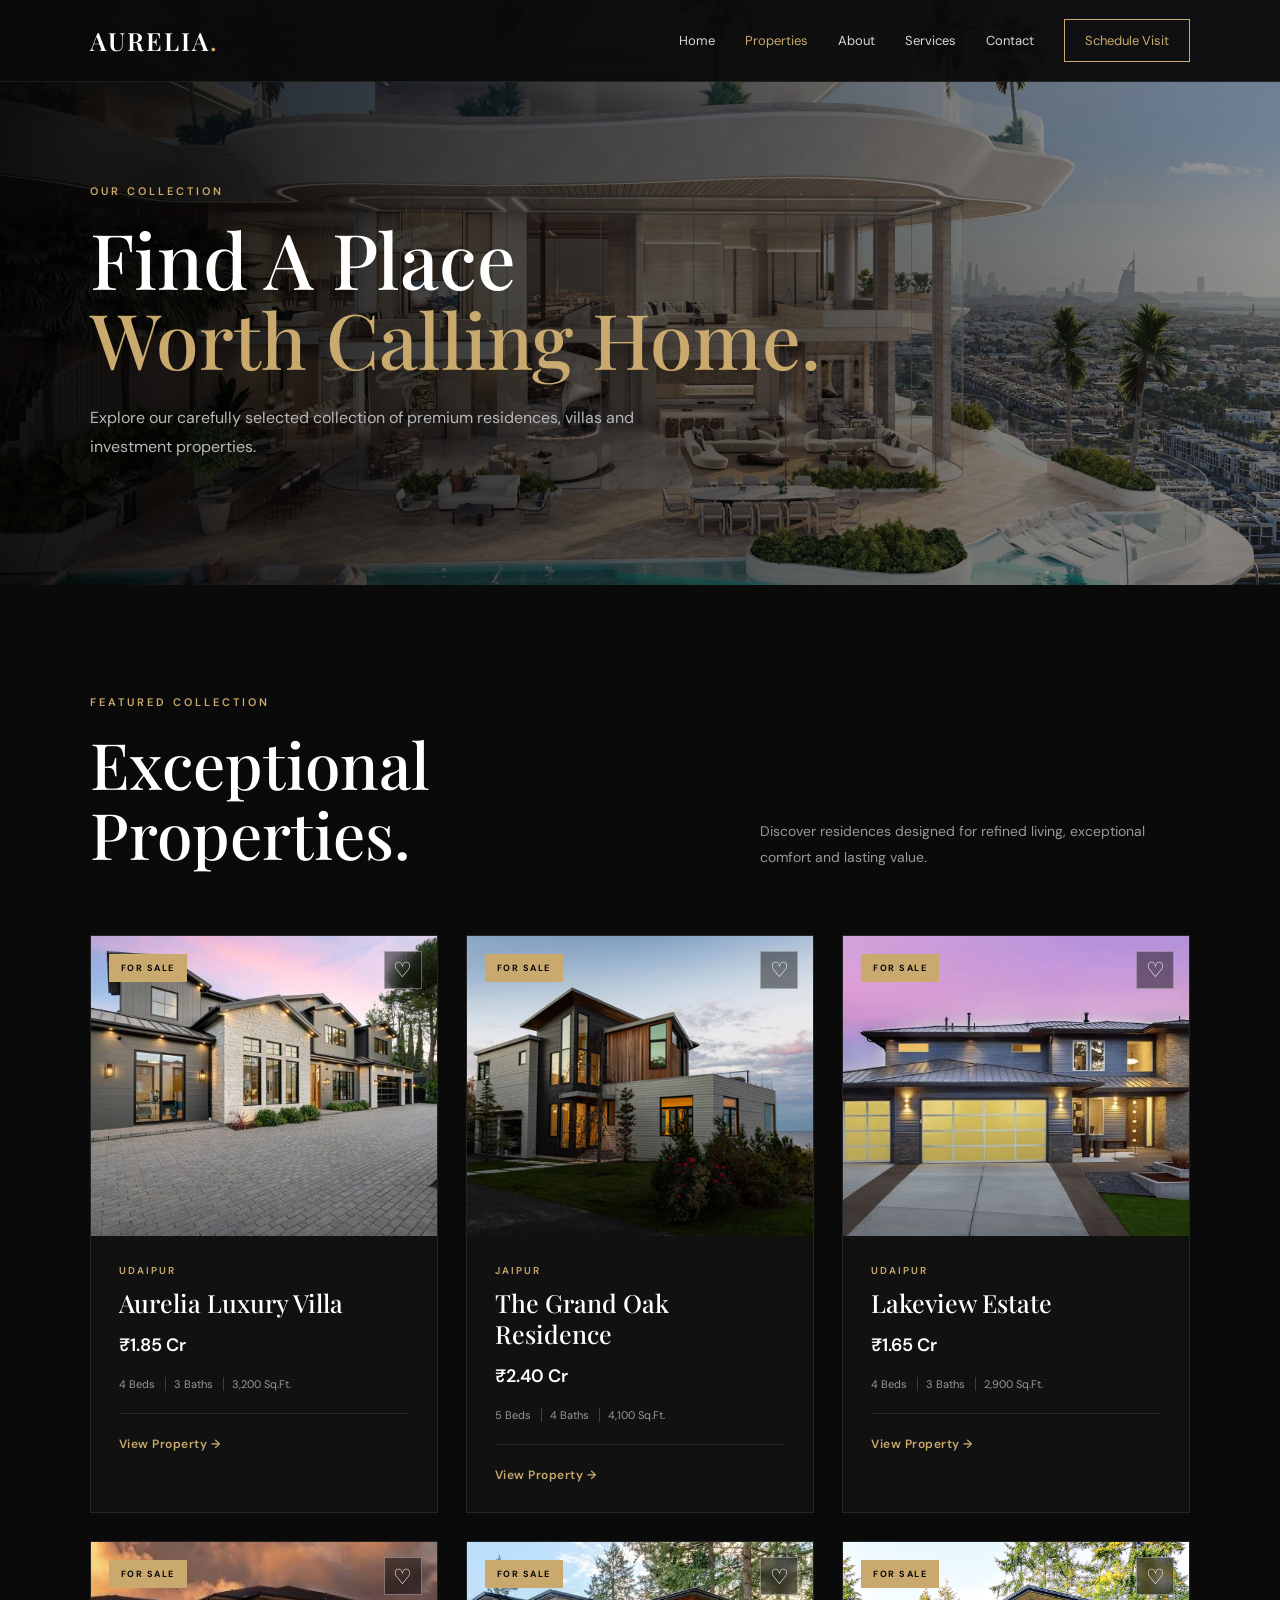
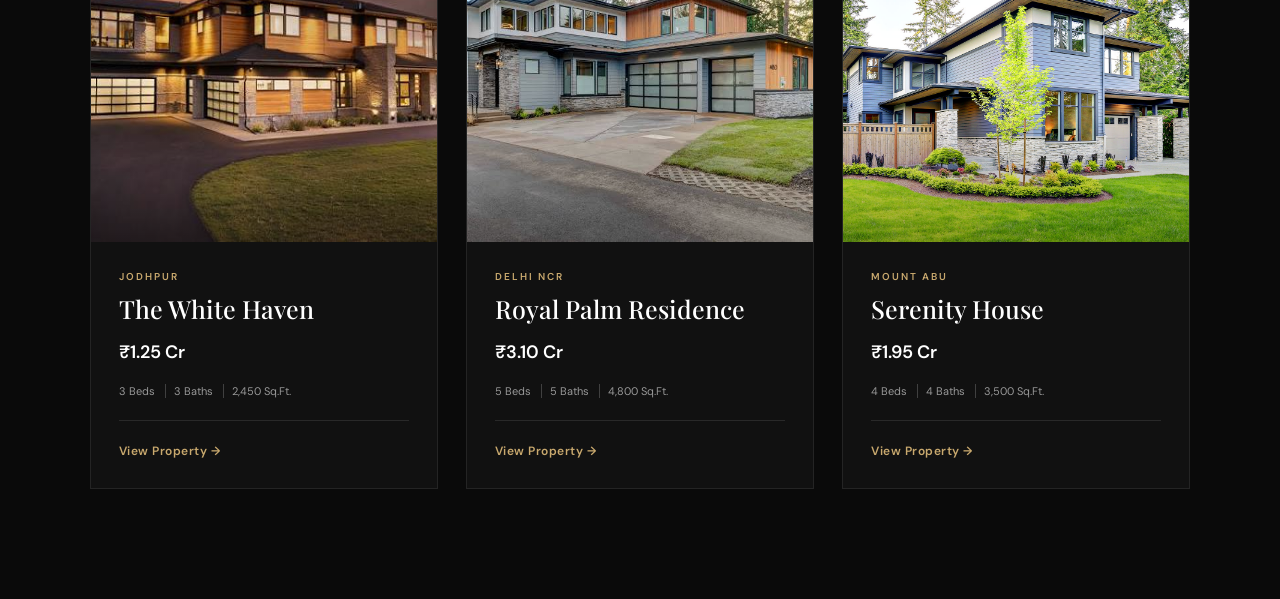
<file: properties.html>
<!DOCTYPE html>
<html lang="en">
<head>
    <meta charset="UTF-8">
    <meta name="viewport" content="width=device-width, initial-scale=1.0">

    <title>Properties | Aurelia Estates</title>
    <link href="https://fonts.googleapis.com/css2?family=DM+Sans:wght@400;500;600;700&family=Playfair+Display:wght@400;500;600&display=swap" rel="stylesheet">

<link rel="stylesheet" href="properties.css">
</head>

<body>

    <!-- Navbar -->
    <header class="navbar">
        <div class="logo">
            AURELIA<span>.</span>
        </div>

        <nav class="nav-links">
            <a href="index.html">Home</a>
            <a href="properties.html" class="active">Properties</a>
            <a href="about.html">About</a>
            <a href="#">Services</a>
            <a href="contact.html">Contact</a>

            <a href="contact.html" class="nav-btn">
                Schedule Visit
            </a>
        </nav>

        <button class="menu-btn" id="menuBtn" aria-label="Open menu">
            <span></span>
            <span></span>
            <span></span>
        </button>
    </header>


    <!-- Properties Hero -->
    <section class="properties-hero">

        <div class="properties-hero-content">

            <p class="section-label">
                OUR COLLECTION
            </p>

            <h1>
                Find A Place<br>
                <span>Worth Calling Home.</span>
            </h1>

            <p>
                Explore our carefully selected collection of premium
                residences, villas and investment properties.
            </p>

        </div>

    </section>


    <!-- Properties Section -->
    <section class="properties-section">

        <div class="properties-heading">

            <div>
                <p class="section-label">
                    FEATURED COLLECTION
                </p>

                <h2>
                    Exceptional Properties.
                </h2>
            </div>

            <p>
                Discover residences designed for refined living,
                exceptional comfort and lasting value.
            </p>

        </div>


        <!-- Property Grid -->
        <div class="property-grid">

            <!-- Property 1 -->
            <div class="property-card">

                <div class="property-image">

                    <img src="project-1.jpg" alt="Aurelia Luxury Villa">
                
                    <span class="property-badge">
                        FOR SALE
                    </span>
                
                    <button class="favorite-btn" aria-label="Add to favorites">
                        ♡
                    </button>
                
                </div>

                <div class="property-info">

                    <p class="property-location">
                        UDAIPUR
                    </p>

                    <h3>
                        Aurelia Luxury Villa
                    </h3>

                    <p class="property-price">
                        ₹1.85 Cr
                    </p>

                    <div class="property-meta">
                        <span>4 Beds</span>
                        <span>3 Baths</span>
                        <span>3,200 Sq.Ft.</span>
                    </div>

                    <a href="property-details.html" class="property-link">
                        View Property →
                    </a>

                </div>

            </div>


            <!-- Property 2 -->
            <div class="property-card">
                <div class="property-image">

                    <img src="project-2.jpg" alt="The Grand Oak Residence">
                
                    <span class="property-badge">
                        FOR SALE
                    </span>
                
                    <button class="favorite-btn" aria-label="Add to favorites">
                        ♡
                    </button>
                
                </div>

                <div class="property-info">

                    <p class="property-location">
                        JAIPUR
                    </p>

                    <h3>
                        The Grand Oak Residence
                    </h3>

                    <p class="property-price">
                        ₹2.40 Cr
                    </p>

                    <div class="property-meta">
                        <span>5 Beds</span>
                        <span>4 Baths</span>
                        <span>4,100 Sq.Ft.</span>
                    </div>

                    <a href="property-details.html" class="property-link">
                        View Property →
                    </a>

                </div>

            </div>


            <!-- Property 3 -->
            <div class="property-card">

                <div class="property-image">

                    <img src="project-3.jpg" alt="Lakeview ESTATE">
                
                    <span class="property-badge">
                        FOR SALE
                    </span>
                
                    <button class="favorite-btn" aria-label="Add to favorites">
                        ♡
                    </button>
                
                </div>
                <div class="property-info">

                    <p class="property-location">
                        UDAIPUR
                    </p>

                    <h3>
                        Lakeview Estate
                    </h3>

                    <p class="property-price">
                        ₹1.65 Cr
                    </p>

                    <div class="property-meta">
                        <span>4 Beds</span>
                        <span>3 Baths</span>
                        <span>2,900 Sq.Ft.</span>
                    </div>

                    <a href="property-details.html" class="property-link">
                        View Property →
                    </a>

                </div>

            </div>


            <!-- Property 4 -->
            <div class="property-card">

                <div class="property-image">

                    <img src="project-4.jpg" alt="The White Haven">
                
                    <span class="property-badge">
                        FOR SALE
                    </span>
                
                    <button class="favorite-btn" aria-label="Add to favorites">
                        ♡
                    </button>
                
                </div>

                <div class="property-info">

                    <p class="property-location">
                        JODHPUR
                    </p>

                    <h3>
                        The White Haven
                    </h3>

                    <p class="property-price">
                        ₹1.25 Cr
                    </p>

                    <div class="property-meta">
                        <span>3 Beds</span>
                        <span>3 Baths</span>
                        <span>2,450 Sq.Ft.</span>
                    </div>

                    <a href="property-details.html" class="property-link">
                        View Property →
                    </a>

                </div>

            </div>


            <!-- Property 5 -->
            <div class="property-card">

                <div class="property-image">

                    <img src="project-5.jpg" alt="Royal Palm Residence">
                
                    <span class="property-badge">
                        FOR SALE
                    </span>
                
                    <button class="favorite-btn" aria-label="Add to favorites">
                        ♡
                    </button>
                
                </div>
                <div class="property-info">

                    <p class="property-location">
                        DELHI NCR
                    </p>

                    <h3>
                        Royal Palm Residence
                    </h3>

                    <p class="property-price">
                        ₹3.10 Cr
                    </p>

                    <div class="property-meta">
                        <span>5 Beds</span>
                        <span>5 Baths</span>
                        <span>4,800 Sq.Ft.</span>
                    </div>

                    <a href="property-details.html" class="property-link">
                        View Property →
                    </a>

                </div>

            </div>


            <!-- Property 6 -->
            <div class="property-card">

                <div class="property-image">

                    <img src="project-6.jpg" alt="Serenity House">
                
                    <span class="property-badge">
                        FOR SALE
                    </span>
                
                    <button class="favorite-btn" aria-label="Add to favorites">
                        ♡
                    </button>
                
                </div>
                <div class="property-info">

                    <p class="property-location">
                        MOUNT ABU
                    </p>

                    <h3>
                        Serenity House
                    </h3>

                    <p class="property-price">
                        ₹1.95 Cr
                    </p>

                    <div class="property-meta">
                        <span>4 Beds</span>
                        <span>4 Baths</span>
                        <span>3,500 Sq.Ft.</span>
                    </div>

                    <a href="property-details.html" class="property-link">
                        View Property →
                    </a>

                </div>

            </div>

        </div>

    </section>


    <script src="script.js"></script>

</body>
</html>
</file>
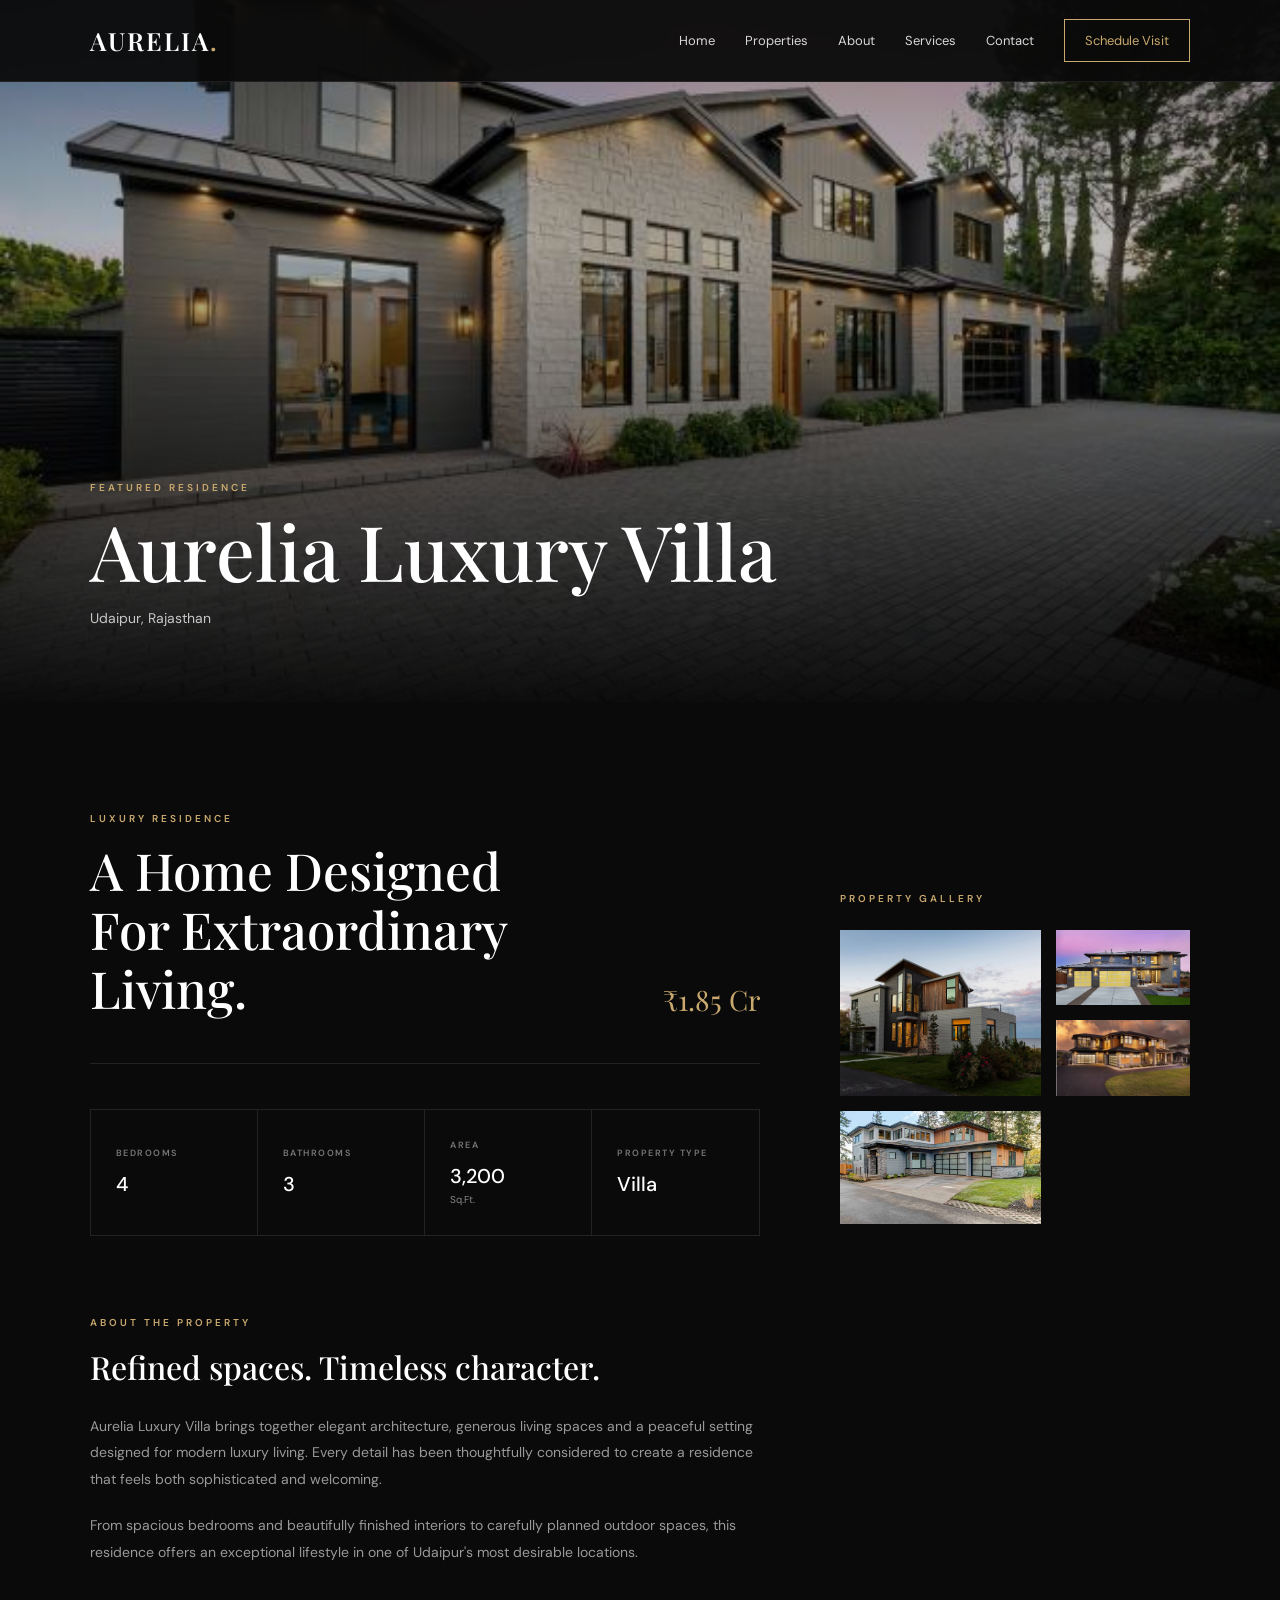
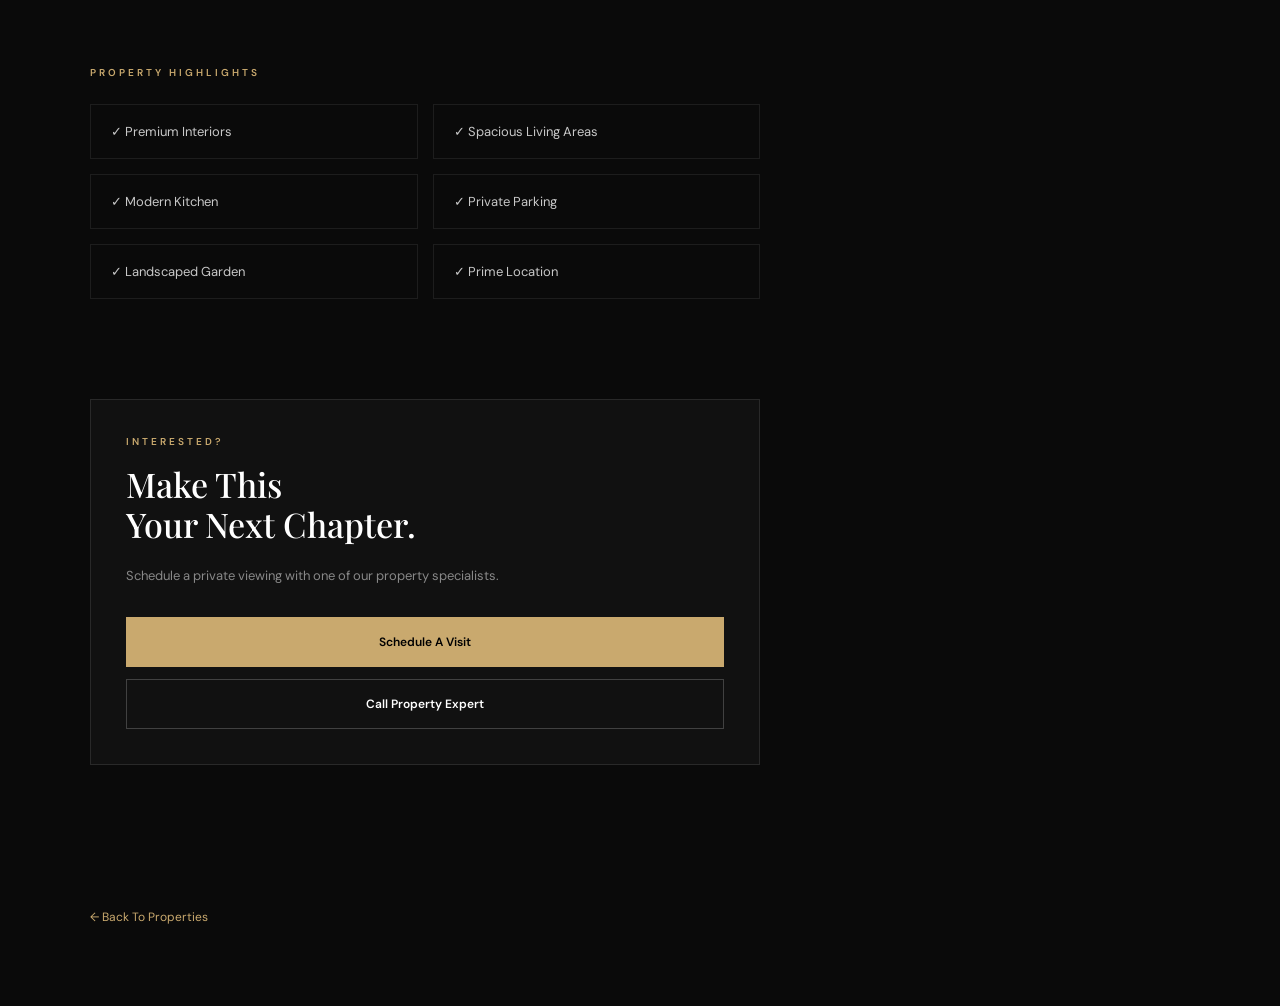
<file: property-details.html>
<!DOCTYPE html>
<html lang="en">

<head>
    <meta charset="UTF-8">
    <meta name="viewport" content="width=device-width, initial-scale=1.0">

    <title>Aurelia Luxury Villa | Aurelia Estates</title>

    <link rel="stylesheet" href="property-details.css">

    <link
        href="https://fonts.googleapis.com/css2?family=DM+Sans:wght@400;500;600;700&family=Playfair+Display:wght@400;500;600&display=swap"
        rel="stylesheet">
</head>

<body>

    <!-- Navbar -->

    <header class="navbar">

        <div class="logo">
            AURELIA<span>.</span>
        </div>

        <nav class="nav-links">

            <a href="index.html">Home</a>

            <a href="properties.html">
                Properties
            </a>

            <a href="about.html">
                About
            </a>

            <a href="#">
                Services
            </a>

            <a href="contact.html">
                Contact
            </a>

            <a href="contact.html" class="nav-btn">
                Schedule Visit
            </a>

        </nav>

        <button class="menu-btn" id="menuBtn" aria-label="Open menu">
            <span></span>
            <span></span>
            <span></span>
        </button>

    </header>


    <!-- Property Hero -->

    <section class="property-hero">

        <div class="property-hero-image">

            <img
                src="project-1.jpg"
                alt="Aurelia Luxury Villa">

            <div class="hero-overlay"></div>

        </div>

        <div class="property-hero-content">

            <p class="section-label">
                FEATURED RESIDENCE
            </p>

            <h1>
                Aurelia Luxury Villa
            </h1>

            <p class="property-location">
                Udaipur, Rajasthan
            </p>

        </div>

    </section>


    <!-- Property Details -->

    <main class="property-details">

        <div class="property-details-main">

            <div class="property-heading">

                <div>

                    <p class="section-label">
                        LUXURY RESIDENCE
                    </p>

                    <h2>
                        A Home Designed<br>
                        For Extraordinary Living.
                    </h2>

                </div>

                <div class="property-price">
                    ₹1.85 Cr
                </div>

            </div>


            <!-- Property Features -->

            <div class="property-features">

                <div class="feature-box">
                    <span>BEDROOMS</span>
                    <strong>4</strong>
                </div>

                <div class="feature-box">
                    <span>BATHROOMS</span>
                    <strong>3</strong>
                </div>

                <div class="feature-box">
                    <span>AREA</span>
                    <strong>3,200</strong>
                    <small>Sq.Ft.</small>
                </div>

                <div class="feature-box">
                    <span>PROPERTY TYPE</span>
                    <strong>Villa</strong>
                </div>

            </div>


            <!-- Description -->

            <div class="property-description">

                <p class="section-label">
                    ABOUT THE PROPERTY
                </p>

                <h3>
                    Refined spaces. Timeless character.
                </h3>

                <p>
                    Aurelia Luxury Villa brings together elegant
                    architecture, generous living spaces and a
                    peaceful setting designed for modern luxury living.
                    Every detail has been thoughtfully considered to
                    create a residence that feels both sophisticated
                    and welcoming.
                </p>

                <p>
                    From spacious bedrooms and beautifully finished
                    interiors to carefully planned outdoor spaces,
                    this residence offers an exceptional lifestyle in
                    one of Udaipur's most desirable locations.
                </p>

            </div>


            <!-- Property Highlights -->

            <div class="property-highlights">

                <p class="section-label">
                    PROPERTY HIGHLIGHTS
                </p>

                <div class="highlight-grid">

                    <div>
                        ✓ Premium Interiors
                    </div>

                    <div>
                        ✓ Spacious Living Areas
                    </div>

                    <div>
                        ✓ Modern Kitchen
                    </div>

                    <div>
                        ✓ Private Parking
                    </div>

                    <div>
                        ✓ Landscaped Garden
                    </div>

                    <div>
                        ✓ Prime Location
                    </div>

                </div>

            </div>

        </div>

        <div class="property-gallery">
            <p class="section-label">PROPERTY GALLERY</p>
        
            <div class="gallery-grid">
                <div class="gallery-item gallery-large">
                    <img src="project-2.jpg" alt="Aurelia Luxury Villa">
                </div>
        
                <div class="gallery-item">
                    <img src="project-3.jpg" alt="Luxury Villa Interior">
                </div>
        
                <div class="gallery-item">
                    <img src="project-4.jpg" alt="Luxury Villa Exterior">
                </div>
        
                <div class="gallery-item">
                    <img src="project-5.jpg" alt="Luxury Villa Living Area">
                </div>
            </div>
        </div>

        <!-- Contact Card -->

        <aside class="property-contact">

            <p class="section-label">
                INTERESTED?
            </p>

            <h3>
                Make This<br>
                Your Next Chapter.
            </h3>

            <p>
                Schedule a private viewing with one of
                our property specialists.
            </p>

            <a href="contact.html" class="contact-btn">
                Schedule A Visit
            </a>

            <a href="tel:+919999999999" class="call-btn">
                Call Property Expert
            </a>

        </aside>

    </main>


    <!-- Back to Properties -->

    <section class="back-properties">

        <a href="properties.html">
            ← Back To Properties
        </a>

    </section>


    <script src="script.js"></script>

</body>

</html>
</file>
<file: style.css>
/* =========================
   GOOGLE FONT
========================= */

@import url('https://fonts.googleapis.com/css2?family=DM+Sans:wght@400;500;600&family=Playfair+Display:wght@500;600;700&display=swap');

html,
body {
    width: 100%;
    max-width: 100%;
    margin: 0;
    padding: 0;
    overflow-x: hidden;
}

* {
    box-sizing: border-box;
}


/* =========================
   RESET
========================= */

* {
    margin: 0;
    padding: 0;
    box-sizing: border-box;
}

html {
    scroll-behavior: smooth;
}

body {
    font-family: 'DM Sans', sans-serif;
    background: #0b0b0b;
    color: #f5f1e8;
}

a {
    text-decoration: none;
    color: inherit;
}


/* =========================
   NAVBAR
========================= */

.navbar {
    position: absolute;
    top: 0;
    left: 0;

    width: 100%;
    height: 90px;

    padding: 0 7%;

    display: flex;
    align-items: center;
    justify-content: space-between;

    z-index: 10;

    border-bottom: 1px solid rgba(255, 255, 255, 0.15);
}


/* LOGO */

.logo {
    font-size: 22px;
    font-weight: 600;
    letter-spacing: 4px;
}

.logo span {
    color: #c9a86a;
}


/* NAV LINKS */

.nav-links {
    display: flex;
    gap: 35px;
}

.nav-links a {
    font-size: 14px;
    color: #ddd;
    transition: 0.3s;
}

.nav-links a:hover {
    color: #c9a86a;
}


/* VISIT BUTTON */

.visit-btn {
    border: 1px solid #c9a86a;
    padding: 12px 22px;

    font-size: 13px;
    color: #c9a86a;

    transition: 0.3s;
}

.visit-btn:hover {
    background: #c9a86a;
    color: #0b0b0b;
}


/* MOBILE MENU BUTTON */
.menu-btn {
    display: none;

    width: 30px;
    height: 24px;

    padding: 0;

    background: transparent;
    border: none;

    cursor: pointer;

    flex-direction: column;
    justify-content: space-between;
}

.menu-btn span {
    display: block;

    width: 100%;
    height: 2px;

    background: #f5f1e8;

    transition: 0.3s ease;
}

/* =========================
   HERO
========================= */

.hero {
    min-height: 100vh;

    position: relative;

    display: flex;
    align-items: center;

    padding: 120px 7% 80px;

    background:
        linear-gradient(
            90deg,
            rgba(0, 0, 0, 0.82),
            rgba(0, 0, 0, 0.45),
            rgba(0, 0, 0, 0.35)
        ),
     url(hero.jpg);

    background-size: cover;
    background-position: center;
}


/* HERO CONTENT */

.hero-content {
    max-width: 700px;
}

.hero-small {
    color: #c9a86a;

    font-size: 12px;
    font-weight: 600;

    letter-spacing: 4px;

    margin-bottom: 22px;
}

.hero h1 {
    font-family: 'Playfair Display', serif;

    font-size: clamp(55px, 7vw, 92px);

    line-height: 1.02;

    font-weight: 500;
}

.hero h1 span {
    color: #c9a86a;
}

.hero-description {
    max-width: 480px;

    margin-top: 25px;

    font-size: 17px;
    line-height: 1.7;

    color: #d0d0d0;
}


/* =========================
   HERO BUTTONS
========================= */

.hero-buttons {
    display: flex;
    gap: 15px;

    margin-top: 35px;
}

.primary-btn,
.secondary-btn {
    padding: 15px 25px;

    font-size: 13px;
    font-weight: 600;

    transition: 0.3s;
}

.primary-btn {
    background: #c9a86a;
    color: #0b0b0b;
}

.primary-btn:hover {
    background: #e0c58d;
    transform: translateY(-3px);
}

.secondary-btn {
    border: 1px solid rgba(255, 255, 255, 0.5);
    color: white;
}

.secondary-btn:hover {
    border-color: #c9a86a;
    color: #c9a86a;
}


/* =========================
   PROPERTY SEARCH
========================= */

.property-search {
    position: absolute;

    bottom: 35px;
    right: 7%;

    width: min(760px, 86%);

    display: flex;
    align-items: center;

    padding: 18px 20px;

    background: rgba(20, 20, 20, 0.9);

    backdrop-filter: blur(12px);

    border: 1px solid rgba(255, 255, 255, 0.18);
}


.search-item {
    flex: 1;

    padding: 0 20px;

    border-right: 1px solid rgba(255, 255, 255, 0.15);
}

.search-item small {
    color: #999;

    font-size: 10px;

    letter-spacing: 2px;
}

.search-item p {
    margin-top: 7px;

    font-size: 13px;

    color: #eee;
}


/* SEARCH BUTTON */

.search-btn {
    margin-left: 15px;

    padding: 14px 22px;

    background: #c9a86a;

    border: none;

    color: #0b0b0b;

    font-weight: 600;

    cursor: pointer;

    transition: 0.3s;
}

.search-btn:hover {
    background: #e0c58d;
}


/* =========================
   RESPONSIVE
========================= */
/* =========================
   TABLET / MOBILE
========================= */

@media (max-width: 900px) {

    .navbar {
        padding: 0 5%;
    }

    /* Hide desktop navigation */
    .nav-links {
        display: none;
    }

    .visit-btn {
        display: none;
    }
    .menu-btn {
        display: flex;
    }

    /* Mobile navigation when opened */
    .nav-links.active {
        display: flex;

        position: absolute;
        top: 75px;
        left: 5%;

        width: 90%;

        flex-direction: column;
        align-items: center;

        gap: 0;

        padding: 15px 0;

        background: rgba(15, 15, 15, 0.97);

        border: 1px solid rgba(255, 255, 255, 0.15);

        backdrop-filter: blur(15px);
    }

    .nav-links.active a {
        width: 100%;

        padding: 14px;

        text-align: center;
    }

    /* Hero */
    .hero {
        padding-top: 130px;
    }

    /* Search box */
    .property-search {
        position: relative;

        right: auto;
        bottom: auto;

        width: 100%;

        margin-top: 60px;

        flex-wrap: wrap;
        gap: 15px;
    }

    .search-item {
        width: calc(50% - 10px);

        border-right: none;
    }

    .search-btn {
        width: 100%;

        margin-left: 0;
    }

    .featured-properties {
        padding: 90px 5%;
    }
    
    .property-grid {
        grid-template-columns: repeat(2, 1fr);
    }
    .why-aurelia {
        grid-template-columns: 1fr;
    
        gap: 60px;
    
        padding: 90px 5%;
    }
    .services-section {
        padding: 90px 5%;
    }
    
    .services-heading {
        align-items: flex-start;
    
        flex-direction: column;
    
        gap: 25px;
    
        margin-bottom: 50px;
    }
    
    .service-item {
        grid-template-columns: 55px 60px 1fr 30px;
    
        gap: 18px;
    }
    .testimonials-section {
        padding: 90px 5%;
    }
    
    .testimonial-layout {
        grid-template-columns: 1fr;
    }
    
    .testimonial-featured {
        min-height: 380px;
    }
}


/* =========================
   SMALL MOBILE
========================= */

@media (max-width: 600px) {

    .navbar {
        height: 75px;

        padding: 0 5%;
    }

    .logo {
        font-size: 18px;

        letter-spacing: 3px;
    }

    .hero {
        min-height: 100vh;
        padding: 120px 5% 50px;
        align-items: flex-start;
    
        background-size: cover;
        background-position: 55% center;
    }
    .hero h1 {
        font-size: 52px;
    }

    .hero-description {
        font-size: 15px;
    }

    .hero-buttons {
        flex-direction: column;

        width: 100%;
    }

    .primary-btn,
    .secondary-btn {
        width: 100%;

        text-align: center;
    }

    .property-search {
        padding: 15px;

        margin-top: 45px;
    }

    .search-item {
        width: 100%;

        padding: 10px 5px;

        border-bottom: 1px solid rgba(255, 255, 255, 0.12);
    }

    .featured-properties {
        padding: 75px 5%;
    }
    
    .section-heading {
        margin-bottom: 45px;
    }
    
    .property-grid {
        grid-template-columns: 1fr;
    }
    
    .property-image {
        height: 280px;
    }
    
    .property-info {
        padding: 24px;
    }
    
    .property-details {
        flex-wrap: wrap;
    }
    .why-aurelia {
        padding: 75px 5%;
    }
    
    .stats-grid {
        grid-template-columns: 1fr 1fr;
    }
    
    .stat-box {
        min-height: 160px;
    
        padding: 25px;
    }
    
    .stat-number {
        font-size: 42px;
    }
    .services-section {
        padding: 75px 5%;
    }
    
    .service-item {
        grid-template-columns: 40px 50px 1fr;
    
        gap: 15px;
    
        min-height: 145px;
    }
    
    .service-number {
        font-size: 10px;
    }
    
    .service-icon {
        width: 40px;
        height: 40px;
    
        font-size: 16px;
    }
    
    .service-content h3 {
        font-size: 21px;
    }
    
    .service-content p {
        font-size: 12px;
    }
    
    .service-arrow {
        display: none;
    }
    .testimonials-section {
        padding: 75px 5%;
    }
    
    .testimonial-featured {
        padding: 30px;
    
        min-height: 430px;
    }
    
    .testimonial-rating {
        position: static;
    
        margin-top: 25px;
    }
    
    .testimonial-text {
        font-size: 21px;
    }
    
    .testimonial-card {
        padding: 25px;
    }
    .premium-cta {
        min-height: 480px;
        padding: 80px 6%;
    }
    
    .premium-cta h2 {
        font-size: 40px;
    }
    
    .cta-text {
        font-size: 14px;
    }
    
    .cta-buttons {
        flex-direction: column;
        align-items: center;
    }
    
    .cta-buttons .btn-primary,
    .cta-buttons .btn-outline {
        width: 100%;
        max-width: 280px;
    }
    .site-footer {
        padding: 60px 6% 25px;
    }
    
    .footer-main {
        grid-template-columns: 1fr;
        gap: 40px;
        padding-bottom: 45px;
    }
    
    .footer-brand p {
        max-width: 100%;
    }
    
    .footer-bottom {
        flex-direction: column;
        align-items: flex-start;
        gap: 18px;
    }
    
    .footer-socials {
        gap: 18px;
    }
}

.menu-btn.active span:nth-child(1) {
    transform: translateY(11px) rotate(45deg);
}

.menu-btn.active span:nth-child(2) {
    opacity: 0;
}

.menu-btn.active span:nth-child(3) {
    transform: translateY(-11px) rotate(-45deg);
}

/* =========================
   FEATURED PROPERTIES
========================= */

.featured-properties {
    padding: 120px 7%;
    background: #f5f1e8;
    color: #111;
}


/* SECTION HEADING */

.section-heading {
    max-width: 650px;
    margin-bottom: 65px;
}

.section-heading > p:first-child {
    color: #a08045;

    font-size: 11px;
    font-weight: 600;

    letter-spacing: 4px;

    margin-bottom: 15px;
}

.section-heading h2 {
    font-family: 'Playfair Display', serif;

    font-size: clamp(42px, 5vw, 65px);

    font-weight: 500;

    line-height: 1.1;
}

.section-heading h2 span {
    color: #a08045;
}

.heading-line {
    width: 55px;
    height: 2px;

    margin: 22px 0;

    background: #a08045;
}

.section-description {
    max-width: 520px;

    color: #666;

    font-size: 15px;

    line-height: 1.7;
}


/* PROPERTY GRID */

.property-grid {
    display: grid;

    grid-template-columns: repeat(3, 1fr);

    gap: 28px;
}


/* PROPERTY CARD */

.property-card {
    background: #fff;

    overflow: hidden;

    transition: transform 0.4s ease,
                box-shadow 0.4s ease;
}

.property-card:hover {
    transform: translateY(-8px);

    box-shadow: 0 20px 50px rgba(0, 0, 0, 0.12);
}


/* PROPERTY IMAGE */

.property-image {
    position: relative;

    height: 310px;

    overflow: hidden;
}

.property-image img {
    width: 100%;
    height: 100%;

    object-fit: cover;

    transition: transform 0.7s ease;
}

.property-card:hover .property-image img {
    transform: scale(1.08);
}


/* BADGE */

.property-badge {
    position: absolute;

    top: 18px;
    left: 18px;

    padding: 8px 12px;

    background: #c9a86a;

    color: #111;

    font-size: 10px;
    font-weight: 700;

    letter-spacing: 1.5px;
}


/* PROPERTY INFO */

.property-info {
    padding: 28px;
}

.property-location {
    color: #a08045;

    font-size: 11px;
    font-weight: 600;

    letter-spacing: 1.5px;

    text-transform: uppercase;
}

.property-info h3 {
    margin-top: 9px;

    font-family: 'Playfair Display', serif;

    font-size: 25px;

    font-weight: 500;
}

.property-price {
    margin-top: 15px;

    font-size: 21px;

    font-weight: 600;
}


/* PROPERTY DETAILS */

.property-details {
    display: flex;

    gap: 14px;

    margin-top: 18px;
    padding-top: 18px;

    border-top: 1px solid #eee;

    color: #777;

    font-size: 11px;
}


/* PROPERTY LINK */

.property-link {
    display: flex;

    justify-content: space-between;
    align-items: center;

    margin-top: 22px;
    padding-top: 18px;

    border-top: 1px solid #eee;

    color: #111;

    font-size: 12px;
    font-weight: 600;

    letter-spacing: 0.5px;

    transition: 0.3s;
}

.property-link span {
    color: #a08045;

    font-size: 20px;

    transition: 0.3s;
}

.property-link:hover {
    color: #a08045;
}

.property-link:hover span {
    transform: translateX(6px);
}


/* VIEW ALL */

.properties-button {
    text-align: center;

    margin-top: 60px;
}

.properties-button a {
    display: inline-flex;

    align-items: center;

    gap: 15px;

    padding: 15px 28px;

    border: 1px solid #111;

    font-size: 12px;
    font-weight: 600;

    transition: 0.3s;
}

.properties-button a span {
    color: #a08045;

    font-size: 18px;
}

.properties-button a:hover {
    background: #111;
    color: #fff;
}

/* =========================
   PREMIUM CARD POLISH
========================= */

.property-card {
    position: relative;
    border: 1px solid rgba(17, 17, 17, 0.06);
}


/* IMAGE OVERLAY */

.property-image::after {
    content: "";

    position: absolute;
    inset: 0;

    background: linear-gradient(
        to top,
        rgba(0, 0, 0, 0.35),
        transparent 45%
    );

    opacity: 0;

    transition: opacity 0.4s ease;
}

.property-card:hover .property-image::after {
    opacity: 1;
}


/* IMAGE BADGE */

.property-badge {
    z-index: 2;

    transition: transform 0.3s ease;
}

.property-card:hover .property-badge {
    transform: translateY(-3px);
}


/* PROPERTY INFO */

.property-info {
    position: relative;
}


/* PRICE */

.property-price {
    font-family: 'Playfair Display', serif;

    font-size: 23px;

    color: #111;
}


/* DETAILS */

.property-details span {
    white-space: nowrap;
}


/* VIEW PROPERTY */

.property-link {
    position: relative;

    overflow: hidden;
}

.property-link::after {
    content: "";

    position: absolute;

    left: 0;
    bottom: 0;

    width: 0;
    height: 1px;

    background: #a08045;

    transition: width 0.35s ease;
}

.property-link:hover::after {
    width: 100%;
}

/* =========================
   WHY AURELIA
========================= */

.why-aurelia {
    position: relative;

    display: grid;

    grid-template-columns: 1fr 1fr;

    gap: 80px;

    padding: 130px 7%;

    background: #111;

    color: #f5f1e8;

    overflow: hidden;
}


/* GOLD DECORATION */

.why-aurelia::before {
    content: "";

    position: absolute;

    width: 400px;
    height: 400px;

    top: -200px;
    right: -150px;

    border: 1px solid rgba(201, 168, 106, 0.18);

    border-radius: 50%;
}


/* CONTENT */

.why-content {
    max-width: 600px;

    align-self: center;
}

.section-label {
    color: #c9a86a;

    font-size: 11px;
    font-weight: 600;

    letter-spacing: 4px;

    margin-bottom: 20px;
}

.why-content h2 {
    font-family: 'Playfair Display', serif;

    font-size: clamp(42px, 5vw, 68px);

    font-weight: 500;

    line-height: 1.08;
}

.why-content h2 span {
    color: #c9a86a;
}

.why-description {
    max-width: 520px;

    margin-top: 28px;

    color: #aaa;

    font-size: 15px;

    line-height: 1.8;
}


/* BUTTON */

.why-btn {
    display: inline-flex;

    align-items: center;

    gap: 18px;

    margin-top: 35px;

    padding: 15px 25px;

    border: 1px solid rgba(201, 168, 106, 0.7);

    color: #c9a86a;

    font-size: 12px;
    font-weight: 600;

    transition: 0.3s;
}

.why-btn span {
    font-size: 19px;

    transition: 0.3s;
}

.why-btn:hover {
    background: #c9a86a;

    color: #111;
}

.why-btn:hover span {
    transform: translateX(6px);
}


/* =========================
   STATS
========================= */

.stats-grid {
    display: grid;

    grid-template-columns: repeat(2, 1fr);

    align-self: center;
}

.stat-box {
    min-height: 190px;

    padding: 35px;

    display: flex;

    flex-direction: column;

    justify-content: center;

    border: 1px solid rgba(255, 255, 255, 0.1);

    transition: 0.35s;
}

.stat-box:hover {
    background: rgba(201, 168, 106, 0.08);

    border-color: rgba(201, 168, 106, 0.4);
}

.stat-number {
    font-family: 'Playfair Display', serif;

    font-size: 52px;

    color: #c9a86a;
}

.stat-title {
    margin-top: 8px;

    color: #aaa;

    font-size: 12px;

    line-height: 1.5;

    text-transform: uppercase;

    letter-spacing: 1px;
}

/* =========================
   SERVICES
========================= */

.services-section {
    padding: 130px 7%;

    background: #f5f1e8;

    color: #111;
}


/* HEADING */

.services-heading {
    display: flex;

    justify-content: space-between;
    align-items: flex-end;

    gap: 60px;

    margin-bottom: 70px;
}

.services-heading h2 {
    font-family: 'Playfair Display', serif;

    font-size: clamp(42px, 5vw, 65px);

    font-weight: 500;

    line-height: 1.08;
}

.services-heading h2 span {
    color: #a08045;
}

.services-intro {
    max-width: 360px;

    color: #666;

    font-size: 14px;

    line-height: 1.8;
}


/* LABEL */

.light-label {
    color: #a08045;
}


/* SERVICES LIST */

.services-list {
    border-top: 1px solid #d8d1c2;
}


/* SERVICE ITEM */

.service-item {
    position: relative;

    display: grid;

    grid-template-columns: 80px 80px 1fr 50px;

    align-items: center;

    gap: 30px;

    min-height: 155px;

    padding: 25px 0;

    border-bottom: 1px solid #d8d1c2;

    transition: 0.4s ease;
}


/* NUMBER */

.service-number {
    color: #a08045;

    font-size: 12px;

    letter-spacing: 2px;
}


/* ICON */

.service-icon {
    width: 48px;
    height: 48px;

    display: flex;

    align-items: center;
    justify-content: center;

    border: 1px solid #c9a86a;

    border-radius: 50%;

    color: #a08045;

    font-size: 20px;

    transition: 0.4s ease;
}


/* CONTENT */

.service-content h3 {
    font-family: 'Playfair Display', serif;

    font-size: 28px;

    font-weight: 500;

    transition: 0.3s ease;
}

.service-content p {
    max-width: 600px;

    margin-top: 8px;

    color: #777;

    font-size: 13px;

    line-height: 1.7;
}


/* ARROW */

.service-arrow {
    color: #a08045;

    font-size: 25px;

    transition: 0.4s ease;
}


/* HOVER */

.service-item:hover {
    padding-left: 20px;

    background: rgba(201, 168, 106, 0.06);
}

.service-item:hover .service-icon {
    background: #111;

    border-color: #111;

    color: #c9a86a;

    transform: rotate(45deg);
}

.service-item:hover .service-content h3 {
    color: #a08045;
}

.service-item:hover .service-arrow {
    transform: translateX(8px);

    color: #111;
}

/* =========================
   TESTIMONIALS
========================= */

.testimonials-section {
    padding: 130px 7%;

    background: #111;

    color: #f5f1e8;
}


/* HEADING */

.testimonials-heading {
    margin-bottom: 70px;
}

.testimonials-heading h2 {
    font-family: 'Playfair Display', serif;

    font-size: clamp(42px, 5vw, 65px);

    font-weight: 500;

    line-height: 1.08;
}

.testimonials-heading h2 span {
    color: #c9a86a;
}


/* LAYOUT */

.testimonial-layout {
    display: grid;

    grid-template-columns: 1.25fr 0.75fr;

    gap: 25px;
}


/* FEATURED */

.testimonial-featured {
    position: relative;

    min-height: 420px;

    padding: 55px;

    display: flex;

    flex-direction: column;

    justify-content: space-between;

    background: #181818;

    border: 1px solid rgba(255, 255, 255, 0.1);
}


/* QUOTE */

.quote-mark {
    font-family: 'Playfair Display', serif;

    color: #c9a86a;

    font-size: 85px;

    line-height: 0.5;
}


/* MAIN TEXT */

.testimonial-text {
    max-width: 700px;

    margin-top: 20px;

    font-family: 'Playfair Display', serif;

    font-size: clamp(22px, 2.4vw, 31px);

    line-height: 1.45;

    color: #eee;
}


/* AUTHOR */

.testimonial-author,
.testimonial-top {
    display: flex;

    align-items: center;

    gap: 14px;
}


/* AVATAR */

.author-avatar {
    width: 45px;
    height: 45px;

    display: flex;

    align-items: center;
    justify-content: center;

    border: 1px solid #c9a86a;

    border-radius: 50%;

    color: #c9a86a;

    font-size: 11px;
    font-weight: 600;
}


/* AUTHOR TEXT */

.testimonial-author h4,
.testimonial-top h4 {
    font-size: 13px;

    font-weight: 600;
}

.testimonial-author p,
.testimonial-top p {
    margin-top: 4px;

    color: #888;

    font-size: 11px;
}


/* RATING */

.testimonial-rating {
    position: absolute;

    top: 55px;
    right: 55px;

    color: #c9a86a;

    font-size: 13px;

    letter-spacing: 3px;
}


/* SIDE */

.testimonial-side {
    display: flex;

    flex-direction: column;

    gap: 25px;
}

.testimonial-card {
    flex: 1;

    padding: 32px;

    background: #181818;

    border: 1px solid rgba(255, 255, 255, 0.1);

    transition: 0.35s;
}

.testimonial-card:hover {
    border-color: rgba(201, 168, 106, 0.5);

    transform: translateY(-4px);
}

.testimonial-card > p {
    margin-top: 25px;

    color: #aaa;

    font-size: 13px;

    line-height: 1.8;
}

.small-rating {
    display: block;

    margin-top: 20px;

    color: #c9a86a;

    font-size: 12px;

    letter-spacing: 2px;
}
/* =========================
   PREMIUM CTA
========================= */

.premium-cta {
    min-height: 500px;
    padding: 100px 8%;
    display: flex;
    align-items: center;
    justify-content: center;
    text-align: center;

    background:
        linear-gradient(rgba(10, 10, 10, 0.72), rgba(10, 10, 10, 0.82)),
        url("hero.jpg") center/cover no-repeat;

    position: relative;
}

.cta-content {
    max-width: 800px;
}

.premium-cta .section-label {
    color: #c8a96b;
    font-size: 12px;
    font-weight: 600;
    letter-spacing: 3px;
    margin-bottom: 22px;
}

.premium-cta h2 {
    font-family: "Playfair Display", serif;
    font-size: clamp(42px, 5vw, 68px);
    line-height: 1.08;
    font-weight: 500;
    color: #f5f2eb;
    margin-bottom: 24px;
}

.cta-text {
    max-width: 600px;
    margin: 0 auto 35px;
    color: #b8b5ae;
    font-size: 16px;
    line-height: 1.8;
}

.cta-buttons {
    display: flex;
    justify-content: center;
    gap: 15px;
    flex-wrap: wrap;
}

.cta-buttons .btn-primary,
.cta-buttons .btn-outline {
    display: inline-flex;
    align-items: center;
    justify-content: center;
    min-width: 180px;
    padding: 15px 25px;
    text-decoration: none;
    transition: 0.3s ease;
}

.cta-buttons .btn-primary {
    background: #c8a96b;
    color: #111;
}

.cta-buttons .btn-primary:hover {
    background: #dfc28a;
    transform: translateY(-3px);
}

.cta-buttons .btn-outline {
    border: 1px solid #c8a96b;
    color: #f5f2eb;
}

.cta-buttons .btn-outline:hover {
    background: #c8a96b;
    color: #111;
    transform: translateY(-3px);
}

/* =========================
   FOOTER
========================= */

.site-footer {
    background: #0a0a0a;
    color: #f5f2eb;
    padding: 80px 8% 25px;
    border-top: 1px solid #222;
}

.footer-main {
    display: grid;
    grid-template-columns: 2fr 1fr 1fr 1.4fr;
    gap: 60px;
    padding-bottom: 65px;
}

.footer-logo {
    display: inline-block;
    color: #f5f2eb;
    font-family: "Playfair Display", serif;
    font-size: 30px;
    font-weight: 600;
    text-decoration: none;
    letter-spacing: 1px;
    margin-bottom: 20px;
}

.footer-logo span {
    color: #c8a96b;
}

.footer-brand p {
    max-width: 300px;
    color: #8f8c86;
    font-size: 14px;
    line-height: 1.8;
}

.footer-column {
    display: flex;
    flex-direction: column;
    gap: 13px;
}

.footer-column h4 {
    color: #c8a96b;
    font-size: 13px;
    letter-spacing: 1.5px;
    text-transform: uppercase;
    margin-bottom: 10px;
}

.footer-column a,
.footer-column p {
    color: #9b9892;
    font-size: 14px;
    text-decoration: none;
    transition: 0.3s ease;
}

.footer-column a:hover {
    color: #f5f2eb;
    transform: translateX(3px);
}

.footer-contact p {
    line-height: 1.6;
}

.footer-bottom {
    border-top: 1px solid #222;
    padding-top: 25px;

    display: flex;
    align-items: center;
    justify-content: space-between;
    gap: 20px;
}

.footer-bottom p {
    color: #66635e;
    font-size: 12px;
}

.footer-socials {
    display: flex;
    gap: 22px;
}

.footer-socials a {
    color: #77746e;
    font-size: 12px;
    text-decoration: none;
    transition: 0.3s ease;
}

.footer-socials a:hover {
    color: #c8a96b;
}

/* FINAL MOBILE OVERRIDE */



@media screen and (max-width: 600px) {

    .property-grid {
        display: grid !important;
        grid-template-columns: 1fr !important;
        gap: 30px !important;
        width: 100% !important;
    }

    .property-card {
        width: 100% !important;
        min-width: 0 !important;
    }

    .property-image {
        width: 100% !important;
        height: 280px !important;
        object-fit: cover;
    }

    .property-info {
        width: 100% !important;
    }

}

@media screen and (max-width: 600px) {

    /* WHY AURELIA */

    .why-aurelia {
        width: 100%;
        padding: 70px 6%;
        display: grid;
        grid-template-columns: 1fr;
        gap: 45px;
    }

    .why-aurelia .section-label {
        font-size: 11px;
        letter-spacing: 2px;
    }

    .why-aurelia h2 {
        font-size: 38px;
        line-height: 1.15;
    }

    .why-aurelia p {
        font-size: 14px;
        line-height: 1.7;
    }

    .stats-grid {
        width: 100%;
        grid-template-columns: 1fr 1fr;
        gap: 10px;
    }

    .stat-box {
        min-height: 135px;
        padding: 20px 15px;
    }

    .stat-number {
        font-size: 36px;
    }

    .stat-box p {
        font-size: 11px;
    }

}

@media screen and (max-width: 600px) {

    /* SERVICES */

    .services-section {
        width: 100%;
        padding: 70px 6%;
    }

    .services-heading {
        width: 100%;
        margin-bottom: 40px;
    }

    .services-heading h2 {
        font-size: 38px;
        line-height: 1.15;
    }

    .service-item {
        width: 100%;
        display: grid;
        grid-template-columns: 35px 45px minmax(0, 1fr);
        gap: 12px;
        min-height: 130px;
        padding: 20px 0;
    }

    .service-number {
        font-size: 10px;
    }

    .service-icon {
        width: 38px;
        height: 38px;
        font-size: 15px;
    }

    .service-content {
        min-width: 0;
    }

    .service-content h3 {
        font-size: 20px;
        line-height: 1.25;
    }

    .service-content p {
        font-size: 12px;
        line-height: 1.6;
        margin-top: 8px;
    }

    .service-arrow {
        display: none;
    }

}

@media screen and (max-width: 600px) {

    /* TESTIMONIALS */

    .testimonials-section {
        width: 100%;
        padding: 70px 6%;
    }

    .testimonials-section .section-heading {
        margin-bottom: 35px;
    }

    .testimonials-section h2 {
        font-size: 38px;
        line-height: 1.15;
    }

    .testimonial-layout {
        width: 100%;
        display: grid;
        grid-template-columns: 1fr;
        gap: 18px;
    }

    .testimonial-featured {
        width: 100%;
        min-height: 420px;
        padding: 28px;
    }

    .testimonial-text {
        font-size: 20px;
        line-height: 1.5;
    }

    .testimonial-rating {
        position: static;
        margin-top: 22px;
    }

    .testimonial-card {
        width: 100%;
        padding: 25px;
    }

    .testimonial-card p {
        font-size: 14px;
        line-height: 1.7;
    }

}

@media screen and (max-width: 600px) {

    /* PREMIUM CTA */

    .premium-cta {
        width: 100%;
        min-height: 500px;
        padding: 75px 6%;
        display: flex;
        align-items: center;
        justify-content: center;
    }

    .cta-content {
        width: 100%;
        max-width: 100%;
    }

    .premium-cta .section-label {
        font-size: 10px;
        letter-spacing: 2px;
    }

    .premium-cta h2 {
        font-size: 38px;
        line-height: 1.15;
    }

    .cta-text {
        width: 100%;
        font-size: 14px;
        line-height: 1.7;
        margin-bottom: 30px;
    }

    .cta-buttons {
        width: 100%;
        gap: 12px;
    }

    .cta-buttons .btn-primary,
    .cta-buttons .btn-outline {
        width: 100%;
        max-width: 300px;
        min-height: 52px;
    }

}

@media screen and (max-width: 600px) {

    /* FOOTER */

    .site-footer {
        width: 100%;
        padding: 60px 6% 25px;
    }

    .footer-main {
        width: 100%;
        display: grid;
        grid-template-columns: 1fr;
        gap: 35px;
        padding-bottom: 40px;
    }

    .footer-brand {
        width: 100%;
    }

    .footer-brand p {
        max-width: 300px;
        font-size: 13px;
        line-height: 1.7;
    }

    .footer-column {
        width: 100%;
        gap: 11px;
    }

    .footer-column h4 {
        font-size: 12px;
        margin-bottom: 7px;
    }

    .footer-column a,
    .footer-column p {
        font-size: 13px;
    }

    .footer-bottom {
        width: 100%;
        display: flex;
        flex-direction: column;
        align-items: flex-start;
        gap: 18px;
        padding-top: 22px;
    }

    .footer-bottom p {
        font-size: 11px;
        line-height: 1.5;
    }

    .footer-socials {
        display: flex;
        flex-wrap: wrap;
        gap: 15px;
    }

    .footer-socials a {
        font-size: 11px;
    }

}
</file>
<file: about.css>
/* ================================
   AURELIA ESTATES — ABOUT PAGE
================================ */

* {
    margin: 0;
    padding: 0;
    box-sizing: border-box;
}

html,
body {
    width: 100%;
    max-width: 100%;
    overflow-x: hidden;
}

body {
    background: #0a0a0a;
    color: #fff;
    font-family: "DM Sans", sans-serif;
}

a {
    text-decoration: none;
    color: inherit;
}

img {
    max-width: 100%;
    display: block;
}


/* ================================
   NAVBAR
================================ */

.navbar {
    position: absolute;
    top: 0;
    left: 0;
    width: 100%;
    height: 82px;
    padding: 0 7%;
    display: flex;
    align-items: center;
    justify-content: space-between;
    z-index: 100;
    background: rgba(0, 0, 0, 0.15);
    border-bottom: 1px solid rgba(255, 255, 255, 0.08);
}

.logo {
    font-family: "Playfair Display", serif;
    font-size: 25px;
    letter-spacing: 2px;
}

.logo span {
    color: #c9a96e;
}

.nav-links {
    display: flex;
    align-items: center;
    gap: 32px;
}

.nav-links a {
    font-size: 12px;
    color: rgba(255, 255, 255, 0.75);
    transition: 0.3s ease;
}

.nav-links a:hover,
.nav-links a.active {
    color: #c9a96e;
}

.nav-links .nav-btn {
    padding: 12px 20px;
    border: 1px solid #c9a96e;
    color: #c9a96e;
}

.nav-links .nav-btn:hover {
    background: #c9a96e;
    color: #000;
}

.menu-btn {
    display: none;
    border: none;
    background: transparent;
    cursor: pointer;
}


/* ================================
   COMMON
================================ */

.section-label {
    color: #c9a96e;
    font-size: 10px;
    font-weight: 700;
    letter-spacing: 2.5px;
    margin-bottom: 18px;
}


/* ================================
   ABOUT HERO
================================ */

.about-hero {
    min-height: 72vh;
    padding: 170px 7% 100px;
    display: flex;
    align-items: center;
    position: relative;

    background:
        linear-gradient(
            90deg,
            rgba(0, 0, 0, 0.9),
            rgba(0, 0, 0, 0.62),
            rgba(0, 0, 0, 0.3)
        ),
        url("project-1.jpg") center/cover no-repeat;
}

.about-hero-content {
    max-width: 720px;
}

.about-hero h1 {
    font-family: "Playfair Display", serif;
    font-size: clamp(48px, 6vw, 78px);
    font-weight: 400;
    line-height: 1.05;
    margin-bottom: 28px;
}

.about-hero h1 span {
    color: #c9a96e;
    display: block;
}

.about-hero-content > p:last-child {
    max-width: 560px;
    color: rgba(255, 255, 255, 0.7);
    font-size: 15px;
    line-height: 1.8;
}


/* ================================
   OUR STORY
================================ */

.about-story {
    padding: 120px 7%;
    display: grid;
    grid-template-columns: 1fr 1fr;
    gap: 90px;
    align-items: center;
}

.story-image {
    height: 570px;
    overflow: hidden;
}

.story-image img {
    width: 100%;
    height: 100%;
    object-fit: cover;
    transition: transform 0.6s ease;
}

.story-image:hover img {
    transform: scale(1.04);
}

.story-content {
    max-width: 560px;
}

.story-content h2 {
    font-family: "Playfair Display", serif;
    font-size: clamp(38px, 4vw, 58px);
    font-weight: 400;
    line-height: 1.15;
    margin-bottom: 30px;
}

.story-content h2 span {
    color: #c9a96e;
}

.story-content p:not(.section-label) {
    color: rgba(255, 255, 255, 0.65);
    font-size: 14px;
    line-height: 1.9;
    margin-bottom: 20px;
}


/* ================================
   STATS
================================ */

.about-stats {
    padding: 70px 7%;
    border-top: 1px solid rgba(255, 255, 255, 0.08);
    border-bottom: 1px solid rgba(255, 255, 255, 0.08);

    display: grid;
    grid-template-columns: repeat(4, 1fr);
}

.stat-box {
    text-align: center;
    padding: 20px;
    border-right: 1px solid rgba(255, 255, 255, 0.08);
}

.stat-box:last-child {
    border-right: none;
}

.stat-box strong {
    display: block;
    font-family: "Playfair Display", serif;
    font-size: 48px;
    font-weight: 400;
    color: #c9a96e;
    margin-bottom: 10px;
}

.stat-box span {
    color: rgba(255, 255, 255, 0.55);
    font-size: 11px;
    letter-spacing: 1px;
    text-transform: uppercase;
}


/* ================================
   VALUES
================================ */

.about-values {
    padding: 120px 7%;
}

.values-heading {
    max-width: 600px;
    margin-bottom: 60px;
}

.values-heading h2 {
    font-family: "Playfair Display", serif;
    font-size: clamp(40px, 4vw, 58px);
    font-weight: 400;
    margin-bottom: 18px;
}

.values-heading > p:last-child {
    color: rgba(255, 255, 255, 0.6);
    line-height: 1.7;
}

.values-grid {
    display: grid;
    grid-template-columns: repeat(3, 1fr);
    gap: 20px;
}

.value-card {
    padding: 40px 35px;
    min-height: 250px;
    border: 1px solid rgba(255, 255, 255, 0.1);
    background: #0e0e0e;
    transition: 0.4s ease;
}

.value-card:hover {
    border-color: rgba(201, 169, 110, 0.5);
    transform: translateY(-6px);
}

.value-card > span {
    color: #c9a96e;
    font-size: 11px;
    letter-spacing: 2px;
}

.value-card h3 {
    font-family: "Playfair Display", serif;
    font-size: 28px;
    font-weight: 400;
    margin: 35px 0 15px;
}

.value-card p {
    color: rgba(255, 255, 255, 0.58);
    font-size: 13px;
    line-height: 1.8;
}


/* ================================
   CTA
================================ */

.about-cta {
    margin: 0 7% 100px;
    padding: 70px;
    display: flex;
    align-items: center;
    justify-content: space-between;
    gap: 40px;

    background:
        linear-gradient(
            100deg,
            rgba(201, 169, 110, 0.12),
            rgba(255, 255, 255, 0.02)
        );

    border: 1px solid rgba(201, 169, 110, 0.2);
}

.about-cta h2 {
    font-family: "Playfair Display", serif;
    font-size: clamp(36px, 4vw, 55px);
    font-weight: 400;
    line-height: 1.1;
    margin-bottom: 18px;
}

.about-cta h2 span {
    color: #c9a96e;
}

.about-cta p:last-child {
    color: rgba(255, 255, 255, 0.6);
    font-size: 14px;
}

.about-cta > a {
    flex-shrink: 0;
    padding: 15px 25px;
    background: #c9a96e;
    color: #000;
    font-size: 11px;
    font-weight: 700;
    letter-spacing: 1px;
    transition: 0.3s ease;
}

.about-cta > a:hover {
    background: #fff;
}


/* ================================
   TABLET
================================ */

@media screen and (max-width: 1000px) {

    .nav-links {
        gap: 20px;
    }

    .about-story {
        gap: 50px;
    }

    .story-image {
        height: 500px;
    }

    .values-grid {
        grid-template-columns: 1fr 1fr;
    }

}


/* ================================
   MOBILE
================================ */

@media screen and (max-width: 700px) {

    .navbar {
        height: 72px;
        padding: 0 6%;
    }

    .logo {
        font-size: 21px;
    }

    .menu-btn {
        display: flex;
        width: 42px;
        height: 42px;
        padding: 0;
        flex-direction: column;
        justify-content: center;
        align-items: center;
        gap: 5px;
    }

    .menu-btn span {
        display: block;
        width: 20px;
        height: 2px;
        background: #fff;
    }

    .nav-links {
        position: absolute;
        top: 72px;
        left: 0;
        width: 100%;
        padding: 25px 6%;
        display: none;
        flex-direction: column;
        align-items: flex-start;
        gap: 20px;
        background: #0a0a0a;
        border-top: 1px solid rgba(255, 255, 255, 0.08);
    }

    .nav-links.active {
        display: flex;
    }

    .nav-links .nav-btn {
        width: 100%;
        text-align: center;
    }


    .about-hero {
        min-height: 72vh;
        padding: 140px 6% 70px;
    }

    .about-hero h1 {
        font-size: 44px;
    }

    .about-hero-content > p:last-child {
        font-size: 13px;
    }


    .about-story {
        padding: 80px 6%;
        grid-template-columns: 1fr;
        gap: 45px;
    }

    .story-image {
        height: 380px;
    }

    .story-content h2 {
        font-size: 40px;
    }


    .about-stats {
        padding: 45px 6%;
        grid-template-columns: 1fr 1fr;
        gap: 30px 0;
    }

    .stat-box {
        border-right: none;
    }

    .stat-box strong {
        font-size: 38px;
    }


    .about-values {
        padding: 80px 6%;
    }

    .values-heading {
        margin-bottom: 40px;
    }

    .values-grid {
        grid-template-columns: 1fr;
    }

    .value-card {
        min-height: auto;
        padding: 32px 28px;
    }


    .about-cta {
        margin: 0 6% 70px;
        padding: 45px 30px;
        flex-direction: column;
        align-items: flex-start;
    }

    .about-cta > a {
        width: 100%;
        text-align: center;
    }

}


/* ================================
   SMALL MOBILE
================================ */

@media screen and (max-width: 450px) {

    .about-hero h1 {
        font-size: 38px;
    }

    .story-image {
        height: 300px;
    }

    .about-stats {
        grid-template-columns: 1fr;
    }

    .stat-box {
        padding: 15px;
    }

    .about-cta {
        padding: 35px 22px;
    }

}

/* ================= FOOTER ================= */

.site-footer {
    background: #080808;
    color: #fff;
    padding: 80px 7% 30px;
    border-top: 1px solid rgba(255,255,255,0.08);
}

.footer-main {
    display: grid;
    grid-template-columns: 1.6fr 1fr 1fr 1fr;
    gap: 60px;
    padding-bottom: 55px;
    border-bottom: 1px solid rgba(255,255,255,0.1);
}

.footer-brand .logo {
    font-size: 22px;
    font-weight: 600;
    letter-spacing: 2px;
    margin-bottom: 20px;
}

.footer-brand .logo span {
    color: #c9a96e;
}

.footer-brand p {
    max-width: 300px;
    color: #999;
    font-size: 13px;
    line-height: 1.8;
}

.footer-column {
    display: flex;
    flex-direction: column;
    gap: 12px;
}

.footer-column h4 {
    color: #c9a96e;
    font-size: 11px;
    letter-spacing: 1.8px;
    margin-bottom: 8px;
}

.footer-column a,
.footer-column p {
    color: #999;
    font-size: 13px;
    text-decoration: none;
    transition: 0.3s ease;
}

.footer-column a:hover {
    color: #fff;
    padding-left: 4px;
}

.footer-column p {
    margin: 0;
}

.footer-bottom {
    display: flex;
    justify-content: space-between;
    align-items: center;
    padding-top: 25px;
}

.footer-bottom p {
    color: #666;
    font-size: 11px;
}

.footer-socials {
    display: flex;
    gap: 22px;
}

.footer-socials a {
    color: #777;
    font-size: 11px;
    text-decoration: none;
    transition: 0.3s ease;
}

.footer-socials a:hover {
    color: #c9a96e;
}


/* ================= MOBILE FOOTER ================= */

@media screen and (max-width: 600px) {

    .site-footer {
        width: 100%;
        padding: 60px 6% 25px;
    }

    .footer-main {
        width: 100%;
        display: grid;
        grid-template-columns: 1fr;
        gap: 35px;
        padding-bottom: 40px;
    }

    .footer-brand {
        width: 100%;
    }

    .footer-brand p {
        max-width: 300px;
        font-size: 13px;
        line-height: 1.7;
    }

    .footer-column {
        width: 100%;
        gap: 11px;
    }

    .footer-column h4 {
        font-size: 12px;
        margin-bottom: 7px;
    }

    .footer-column a,
    .footer-column p {
        font-size: 13px;
    }

    .footer-bottom {
        width: 100%;
        display: flex;
        flex-direction: column;
        align-items: flex-start;
        gap: 18px;
        padding-top: 22px;
    }

    .footer-bottom p {
        font-size: 11px;
        line-height: 1.5;
    }

    .footer-socials {
        display: flex;
        flex-wrap: wrap;
        gap: 15px;
    }

    .footer-socials a {
        font-size: 11px;
    }
}

@media screen and (max-width: 700px) {

    .menu-btn {
        display: flex !important;
        width: 42px !important;
        height: 42px !important;
        padding: 0 !important;
        background: transparent !important;
        border: none !important;
        flex-direction: column !important;
        justify-content: center !important;
        align-items: center !important;
        gap: 5px !important;
    }

    .menu-btn span {
        display: block !important;
        width: 20px !important;
        height: 2px !important;
        background: #fff !important;
        opacity: 1 !important;
        visibility: visible !important;
    }
}
</file>
<file: contact.css>
/* ================= RESET ================= */

* {
    margin: 0;
    padding: 0;
    box-sizing: border-box;
}

html {
    scroll-behavior: smooth;
}

body {
    background: #0a0a0a;
    color: #fff;
    font-family: "DM Sans", sans-serif;
    line-height: 1.6;
}

a {
    text-decoration: none;
    color: inherit;
}


/* ================= NAVBAR ================= */

.navbar {
    position: absolute;
    top: 0;
    left: 0;
    width: 100%;
    height: 82px;
    padding: 0 7%;
    display: flex;
    align-items: center;
    justify-content: space-between;
    z-index: 100;
}

.logo {
    font-size: 21px;
    font-weight: 600;
    letter-spacing: 2px;
}

.logo span {
    color: #c9a96e;
}

.nav-links {
    display: flex;
    align-items: center;
    gap: 32px;
}

.nav-links a {
    color: #ddd;
    font-size: 12px;
    transition: 0.3s ease;
}

.nav-links a:hover,
.nav-links a.active {
    color: #c9a96e;
}

.nav-links .nav-btn {
    padding: 11px 18px;
    border: 1px solid #c9a96e;
    color: #c9a96e;
    transition: 0.3s ease;
}

.nav-links .nav-btn:hover {
    background: #c9a96e;
    color: #000;
}

.menu-btn {
    display: none;
    background: transparent;
    border: none;
    cursor: pointer;
}


/* ================= COMMON ================= */

.section-label {
    color: #c9a96e;
    font-size: 10px;
    font-weight: 600;
    letter-spacing: 2px;
    margin-bottom: 18px;
}


/* ================= CONTACT HERO ================= */

.contact-hero {
    min-height: 72vh;
    display: flex;
    align-items: center;
    padding: 130px 7% 80px;
    position: relative;
    background:
        linear-gradient(
            90deg,
            rgba(0,0,0,0.88),
            rgba(0,0,0,0.55),
            rgba(0,0,0,0.82)
        ),
        url("hero.jpg") center/cover no-repeat;
}

.contact-hero-content {
    max-width: 720px;
}

.contact-hero h1 {
    font-family: "Playfair Display", serif;
    font-size: clamp(48px, 6vw, 82px);
    font-weight: 400;
    line-height: 1.05;
    margin-bottom: 25px;
}

.contact-hero h1 span {
    color: #c9a96e;
    display: block;
}

.contact-hero-content > p:last-child {
    max-width: 560px;
    color: #bbb;
    font-size: 15px;
    line-height: 1.8;
}


/* ================= CONTACT SECTION ================= */

.contact-section {
    width: 86%;
    max-width: 1250px;
    margin: 0 auto;
    padding: 110px 0;
    display: grid;
    grid-template-columns: 0.9fr 1.1fr;
    gap: 90px;
}

.contact-info {
    padding-top: 15px;
}

.contact-info h2 {
    font-family: "Playfair Display", serif;
    font-size: clamp(38px, 4vw, 58px);
    font-weight: 400;
    line-height: 1.1;
    margin-bottom: 25px;
}

.contact-info h2 span {
    color: #c9a96e;
    display: block;
}

.contact-intro {
    color: #999;
    max-width: 430px;
    font-size: 14px;
    line-height: 1.8;
    margin-bottom: 50px;
}


/* ================= CONTACT DETAILS ================= */

.contact-details {
    display: flex;
    flex-direction: column;
    gap: 28px;
}

.contact-item {
    border-bottom: 1px solid rgba(255,255,255,0.1);
    padding-bottom: 20px;
}

.contact-item span {
    display: block;
    color: #c9a96e;
    font-size: 9px;
    letter-spacing: 1.8px;
    margin-bottom: 7px;
}

.contact-item p {
    color: #ddd;
    font-size: 13px;
}


/* ================= CONTACT FORM ================= */

.contact-form-box {
    background: #111;
    border: 1px solid rgba(255,255,255,0.08);
    padding: 50px;
}

.contact-form-box h3 {
    font-family: "Playfair Display", serif;
    font-size: 34px;
    font-weight: 400;
    line-height: 1.2;
    margin-bottom: 35px;
}

.contact-form-box h3 span {
    color: #c9a96e;
    display: block;
}

.form-row {
    display: grid;
    grid-template-columns: 1fr 1fr;
    gap: 20px;
}

.form-group {
    display: flex;
    flex-direction: column;
    margin-bottom: 22px;
}

.form-group label {
    color: #888;
    font-size: 9px;
    letter-spacing: 1.5px;
    margin-bottom: 9px;
}

.form-group input,
.form-group select,
.form-group textarea {
    width: 100%;
    background: #0a0a0a;
    border: 1px solid rgba(255,255,255,0.12);
    color: #fff;
    padding: 14px 15px;
    font-family: "DM Sans", sans-serif;
    font-size: 13px;
    outline: none;
    transition: 0.3s ease;
}

.form-group input:focus,
.form-group select:focus,
.form-group textarea:focus {
    border-color: #c9a96e;
}

.form-group input::placeholder,
.form-group textarea::placeholder {
    color: #555;
}

.form-group select {
    cursor: pointer;
}

.form-group select option {
    background: #111;
    color: #fff;
}

.form-group textarea {
    resize: vertical;
    min-height: 120px;
}

.submit-btn {
    width: 100%;
    border: 1px solid #c9a96e;
    background: #c9a96e;
    color: #080808;
    padding: 15px 20px;
    font-family: "DM Sans", sans-serif;
    font-size: 11px;
    font-weight: 600;
    letter-spacing: 1.2px;
    cursor: pointer;
    transition: 0.3s ease;
}

.submit-btn:hover {
    background: transparent;
    color: #c9a96e;
}


/* ================= CONTACT CTA ================= */

.contact-cta {
    width: 86%;
    max-width: 1250px;
    margin: 0 auto 110px;
    padding: 60px;
    background: #111;
    border: 1px solid rgba(255,255,255,0.08);
    display: flex;
    justify-content: space-between;
    align-items: center;
    gap: 30px;
}

.contact-cta h2 {
    font-family: "Playfair Display", serif;
    font-size: clamp(32px, 4vw, 50px);
    font-weight: 400;
    line-height: 1.1;
}

.contact-cta h2 span {
    color: #c9a96e;
}

.contact-cta a {
    flex-shrink: 0;
    border: 1px solid #c9a96e;
    padding: 14px 22px;
    color: #c9a96e;
    font-size: 11px;
    letter-spacing: 1px;
    transition: 0.3s ease;
}

.contact-cta a:hover {
    background: #c9a96e;
    color: #000;
}


/* ================= FOOTER ================= */

.site-footer {
    background: #080808;
    color: #fff;
    padding: 80px 7% 30px;
    border-top: 1px solid rgba(255,255,255,0.08);
}

.footer-main {
    display: grid;
    grid-template-columns: 1.6fr 1fr 1fr 1fr;
    gap: 60px;
    padding-bottom: 55px;
    border-bottom: 1px solid rgba(255,255,255,0.1);
}

.footer-brand .logo {
    font-size: 22px;
    margin-bottom: 20px;
}

.footer-brand p {
    max-width: 300px;
    color: #999;
    font-size: 13px;
    line-height: 1.8;
}

.footer-column {
    display: flex;
    flex-direction: column;
    gap: 12px;
}

.footer-column h4 {
    color: #c9a96e;
    font-size: 11px;
    letter-spacing: 1.8px;
    margin-bottom: 8px;
}

.footer-column a,
.footer-column p {
    color: #999;
    font-size: 13px;
    transition: 0.3s ease;
}

.footer-column a:hover {
    color: #fff;
    padding-left: 4px;
}

.footer-column p {
    margin: 0;
}

.footer-bottom {
    display: flex;
    justify-content: space-between;
    align-items: center;
    padding-top: 25px;
}

.footer-bottom p {
    color: #666;
    font-size: 11px;
}

.footer-socials {
    display: flex;
    gap: 22px;
}

.footer-socials a {
    color: #777;
    font-size: 11px;
    transition: 0.3s ease;
}

.footer-socials a:hover {
    color: #c9a96e;
}


/* ================= TABLET ================= */

@media screen and (max-width: 1000px) {

    .nav-links {
        gap: 20px;
    }

    .contact-section {
        grid-template-columns: 1fr;
        gap: 60px;
    }

    .contact-info {
        max-width: 700px;
    }

    .contact-form-box {
        max-width: 800px;
    }

    .footer-main {
        grid-template-columns: 1.5fr 1fr 1fr;
    }
}


/* ================= MOBILE ================= */

@media screen and (max-width: 700px) {

    .navbar {
        height: 72px;
        padding: 0 6%;
    }

    .nav-links {
        position: absolute;
        top: 72px;
        left: 0;
        width: 100%;
        padding: 25px 6%;
        background: #0a0a0a;
        border-top: 1px solid rgba(255,255,255,0.08);
        display: none;
        flex-direction: column;
        align-items: flex-start;
        gap: 20px;
    }

    .nav-links.active {
        display: flex;
    }

    .nav-links .nav-btn {
        width: 100%;
        text-align: center;
    }

    .menu-btn {
        display: flex !important;
        width: 42px;
        height: 42px;
        padding: 0;
        flex-direction: column;
        justify-content: center;
        align-items: center;
        gap: 5px;
    }

    .menu-btn span {
        display: block !important;
        width: 20px !important;
        height: 2px !important;
        background: #fff !important;
        opacity: 1 !important;
        visibility: visible !important;
    }

    .contact-hero {
        min-height: 70vh;
        padding: 120px 6% 70px;
    }

    .contact-hero h1 {
        font-size: 48px;
    }

    .contact-section {
        width: 88%;
        padding: 80px 0;
        gap: 55px;
    }

    .contact-info h2 {
        font-size: 40px;
    }

    .contact-form-box {
        padding: 30px 22px;
    }

    .contact-form-box h3 {
        font-size: 30px;
    }

    .form-row {
        grid-template-columns: 1fr;
        gap: 0;
    }

    .contact-cta {
        width: 88%;
        margin-bottom: 80px;
        padding: 40px 25px;
        flex-direction: column;
        align-items: flex-start;
    }

    .contact-cta a {
        width: 100%;
        text-align: center;
    }

    .footer-main {
        grid-template-columns: 1fr;
        gap: 35px;
        padding-bottom: 40px;
    }

    .site-footer {
        width: 100%;
        padding: 60px 6% 25px;
    }

    .footer-bottom {
        flex-direction: column;
        align-items: flex-start;
        gap: 18px;
    }

    .footer-socials {
        flex-wrap: wrap;
        gap: 15px;
    }
}


/* ================= SMALL MOBILE ================= */

@media screen and (max-width: 400px) {

    .contact-hero h1 {
        font-size: 40px;
    }

    .contact-section {
        width: 90%;
    }

    .contact-info h2 {
        font-size: 34px;
    }

    .contact-form-box {
        padding: 25px 18px;
    }

    .contact-form-box h3 {
        font-size: 27px;
    }
}

@media screen and (max-width: 700px) {

    .menu-btn {
        display: flex !important;
        width: 42px !important;
        height: 42px !important;
        padding: 0 !important;
        background: transparent !important;
        border: none !important;
        flex-direction: column !important;
        justify-content: center !important;
        align-items: center !important;
        gap: 5px !important;
    }

    .menu-btn span {
        display: block !important;
        width: 20px !important;
        height: 2px !important;
        background: #fff !important;
        opacity: 1 !important;
        visibility: visible !important;
    }
}
</file>
<file: properties.css>
/* =========================================
   AURELIA ESTATES
   PROPERTIES PAGE CSS
========================================= */


/* ---------- RESET ---------- */

* {
    margin: 0;
    padding: 0;
    box-sizing: border-box;
}

html,
body {
    width: 100%;
    max-width: 100%;
    overflow-x: hidden;
}

body {
    background: #0a0a0a;
    color: #ffffff;
    font-family: "DM Sans", sans-serif;
}

a {
    text-decoration: none;
    color: inherit;
}

img {
    display: block;
    width: 100%;
}


/* ---------- NAVBAR ---------- */

.navbar {
    width: 100%;
    height: 82px;
    padding: 0 7%;

    display: flex;
    align-items: center;
    justify-content: space-between;

    background: rgba(10, 10, 10, 0.94);

    position: absolute;
    top: 0;
    left: 0;
    z-index: 1000;

    border-bottom: 1px solid rgba(255, 255, 255, 0.08);
}

.logo {
    font-family: "Playfair Display", serif;
    font-size: 25px;
    font-weight: 600;
    letter-spacing: 2px;
    white-space: nowrap;
}

.logo span {
    color: #c9a96e;
}


/* Desktop navigation */

.nav-links {
    display: flex;
    align-items: center;
    gap: 30px;
}

.nav-links a {
    color: #d8d8d8;
    font-size: 13px;
    transition: 0.3s ease;
}

.nav-links a:hover,
.nav-links a.active {
    color: #c9a96e;
}

.nav-btn {
    padding: 12px 20px;
    border: 1px solid #c9a96e;
    color: #c9a96e !important;
    transition: 0.3s ease;
}

.nav-btn:hover {
    background: #c9a96e;
    color: #000 !important;
}


/* Mobile menu button */

.menu-btn {
    display: none;
    width: 42px;
    height: 42px;

    background: transparent;
    border: 1px solid rgba(255, 255, 255, 0.2);

    cursor: pointer;

    flex-direction: column;
    justify-content: center;
    align-items: center;
    gap: 5px;
}

.menu-btn span {
    width: 20px;
    height: 2px;
    background: #ffffff;
    transition: 0.3s ease;
}


/* ---------- HERO ---------- */

.properties-hero {
    width: 100%;
    min-height: 65vh;

    display: flex;
    align-items: center;


    padding: 150px 7% 90px;

    background:
        linear-gradient(
            90deg,
            rgba(0, 0, 0, 0.88),
            rgba(0, 0, 0, 0.60),
            rgba(0, 0, 0, 0.35)
        ),
        url("hero-1.jpg");

    background-size: cover;
    background-position: center;
}

.properties-hero-content {
    width: 100%;
    max-width: 760px;
}

.section-label {
    color: #c9a96e;
    font-size: 11px;
    font-weight: 600;
    letter-spacing: 3px;
    margin-bottom: 20px;
}

.properties-hero h1 {
    font-family: "Playfair Display", serif;
    font-size: clamp(50px, 6vw, 82px);
    font-weight: 500;
    line-height: 1.05;

    margin-bottom: 25px;
}

.properties-hero h1 span {
    color: #c9a96e;
}

.properties-hero-content > p:last-child {
    max-width: 580px;

    color: #b8b8b8;

    font-size: 16px;
    line-height: 1.8;
}


/* ---------- PROPERTIES SECTION ---------- */

.properties-section {
    width: 100%;
    padding: 110px 7%;
    background: #0a0a0a;
}

.properties-heading {
    width: 100%;

    display: flex;
    justify-content: space-between;
    align-items: flex-end;

    gap: 50px;

    margin-bottom: 65px;
}

.properties-heading h2 {
    font-family: "Playfair Display", serif;

    font-size: clamp(40px, 5vw, 64px);
    font-weight: 500;
    line-height: 1.1;

    margin-top: 12px;
}

.properties-heading > p {
    max-width: 430px;

    color: #999;

    font-size: 14px;
    line-height: 1.8;
}


/* ---------- PROPERTY GRID ---------- */

.property-grid {
    width: 100%;

    display: grid;

    grid-template-columns: repeat(3, minmax(0, 1fr));

    gap: 28px;
}


/* ---------- PROPERTY CARD ---------- */

.property-card {
    width: 100%;
    min-width: 0;

    background: #111111;

    border: 1px solid rgba(255, 255, 255, 0.08);

    overflow: hidden;

    transition:
        transform 0.4s ease,
        border-color 0.4s ease,
        box-shadow 0.4s ease;
}

.property-card:hover {
    transform: translateY(-8px);

    border-color: rgba(201, 169, 110, 0.5);

    box-shadow:
        0 20px 50px rgba(0, 0, 0, 0.45);
}


/* ---------- PROPERTY IMAGE ---------- */

.property-image {
    width: 100%;
    height: 300px;

    overflow: hidden;
}

.property-image img {
    width: 100%;
    height: 100%;

    object-fit: cover;

    transition: transform 0.6s ease;
}

.property-card:hover .property-image img {
    transform: scale(1.05);
}


/* ---------- PROPERTY INFO ---------- */

.property-info {
    width: 100%;
    padding: 28px;
}

.property-location {
    color: #c9a96e;

    font-size: 10px;
    font-weight: 600;

    letter-spacing: 2px;

    margin-bottom: 10px;
}

.property-info h3 {
    font-family: "Playfair Display", serif;

    font-size: 25px;
    font-weight: 500;

    line-height: 1.25;

    margin-bottom: 15px;
}

.property-price {
    color: #ffffff;

    font-size: 18px;
    font-weight: 600;

    margin-bottom: 20px;
}


/* ---------- PROPERTY META ---------- */

.property-meta {
    width: 100%;

    display: flex;
    flex-wrap: wrap;

    gap: 8px;

    padding-bottom: 22px;

    border-bottom: 1px solid rgba(255, 255, 255, 0.1);
}

.property-meta span {
    color: #999;

    font-size: 11px;

    padding-right: 10px;

    border-right: 1px solid rgba(255, 255, 255, 0.2);
}

.property-meta span:last-child {
    border-right: none;
}


/* ---------- PROPERTY LINK ---------- */

.property-link {
    display: inline-block;

    margin-top: 22px;

    color: #c9a96e;

    font-size: 12px;
    font-weight: 600;

    letter-spacing: 0.5px;

    transition: 0.3s ease;
}

.property-link:hover {
    color: #ffffff;
    transform: translateX(5px);
}


/* =========================================
   TABLET
========================================= */

@media screen and (max-width: 1000px) {

    .navbar {
        padding: 0 5%;
    }

    .nav-links {
        gap: 18px;
    }

    .nav-links a {
        font-size: 12px;
    }

    .properties-hero {
        padding-left: 5%;
        padding-right: 5%;
    }

    .properties-section {
        padding-left: 5%;
        padding-right: 5%;
    }

    .property-grid {
        grid-template-columns: repeat(2, minmax(0, 1fr));
    }
}


/* =========================================
   MOBILE
========================================= */

@media screen and (max-width: 700px) {

    /* Navbar */

    .navbar {
        height: 72px;

        padding: 0 6%;

        position: absolute;
    }

    .logo {
        font-size: 21px;
    }

    .nav-links {
        position: absolute;

        top: 72px;
        left: 0;

        width: 100%;

        padding: 25px 6% 30px;

        background: #0b0b0b;

        display: none;
        flex-direction: column;
        align-items: flex-start;

        gap: 20px;

        border-top: 1px solid rgba(255, 255, 255, 0.08);
        border-bottom: 1px solid rgba(255, 255, 255, 0.08);
    }

    .nav-links.active {
        display: flex;
    }

    .nav-links a {
        font-size: 13px;
    }

    .nav-btn {
        width: 100%;
        text-align: center;
        margin-top: 5px;
    }

    .menu-btn {
        display: flex;
    }


    /* Hero */

    .properties-hero {
        min-height: 70vh;

        padding: 120px 6% 70px;

        background-position: center;
    }

    .properties-hero-content {
        width: 100%;
    }

    .section-label {
        font-size: 10px;
        letter-spacing: 2px;
        margin-bottom: 15px;
    }

    .properties-hero h1 {
        font-size: 46px;
        line-height: 1.1;

        margin-bottom: 20px;
    }

    .properties-hero-content > p:last-child {
        font-size: 14px;
        line-height: 1.7;
    }


    /* Properties heading */

    .properties-section {
        padding: 75px 6%;
    }

    .properties-heading {
        display: flex;
        flex-direction: column;
        align-items: flex-start;

        gap: 20px;

        margin-bottom: 40px;
    }

    .properties-heading h2 {
        font-size: 40px;
        line-height: 1.15;
    }

    .properties-heading > p {
        width: 100%;
        font-size: 13px;
        line-height: 1.7;
    }


    /* Property grid */

    .property-grid {
        width: 100%;

        grid-template-columns: 1fr;

        gap: 28px;
    }

    .property-card {
        width: 100%;
    }

    .property-image {
        width: 100%;
        height: 280px;
    }

    .property-info {
        width: 100%;
        padding: 25px;
    }

    .property-info h3 {
        font-size: 23px;
    }

    .property-price {
        font-size: 17px;
    }

    .property-meta {
        gap: 7px;
    }

    .property-meta span {
        font-size: 10px;
    }

}


/* =========================================
   SMALL MOBILE
========================================= */

@media screen and (max-width: 400px) {

    .navbar {
        padding: 0 5%;
    }

    .logo {
        font-size: 19px;
        letter-spacing: 1.5px;
    }

    .properties-hero {
        padding-left: 5%;
        padding-right: 5%;
    }

    .properties-hero h1 {
        font-size: 40px;
    }

    .properties-section {
        padding-left: 5%;
        padding-right: 5%;
    }

    .properties-heading h2 {
        font-size: 35px;
    }

    .property-image {
        height: 250px;
    }

    .property-info {
        padding: 22px;
    }

    .property-info h3 {
        font-size: 21px;
    }

}

/* Mobile Menu Button Fix */

@media screen and (max-width: 700px) {

    .menu-btn {
        display: flex !important;
        width: 42px;
        height: 42px;
        padding: 0;

        flex-direction: column;
        justify-content: center;
        align-items: center;

        gap: 5px;
    }

    .menu-btn span {
        display: block !important;
        width: 20px !important;
        height: 2px !important;
        background: #ffffff !important;

        opacity: 1 !important;
        visibility: visible !important;
    }

}

/* =========================================
   PREMIUM PROPERTY CARD POLISH
========================================= */

.property-card {
    position: relative;
}

/* Image overlay */

.property-image {
    position: relative;
}

.property-image::after {
    content: "";
    position: absolute;
    inset: 0;

    background: linear-gradient(
        to top,
        rgba(0, 0, 0, 0.35),
        transparent 45%
    );

    pointer-events: none;
}


/* Property link */

.property-link {
    position: relative;
}

.property-link::after {
    content: "";
    position: absolute;
    left: 0;
    bottom: -5px;

    width: 0;
    height: 1px;

    background: #c9a96e;

    transition: width 0.3s ease;
}

.property-link:hover::after {
    width: 100%;
}


/* Better card hover */

.property-card {
    transition:
        transform 0.4s ease,
        border-color 0.4s ease,
        box-shadow 0.4s ease;
}

.property-card:hover {
    transform: translateY(-7px);
}


/* Keep image overlay behind content */

.property-image img {
    position: relative;
    z-index: 1;
}

.property-image::after {
    z-index: 2;
}

/* =========================================
   PROPERTY BADGE + FAVORITE BUTTON
========================================= */

.property-badge {
    position: absolute;
    top: 18px;
    left: 18px;
    z-index: 5;

    padding: 8px 12px;

    background: #c9a96e;
    color: #080808;

    font-size: 9px;
    font-weight: 700;
    letter-spacing: 1.5px;
}


.favorite-btn {
    position: absolute;
    top: 15px;
    right: 15px;
    z-index: 5;

    width: 38px;
    height: 38px;

    display: flex;
    align-items: center;
    justify-content: center;

    border: 1px solid rgba(255, 255, 255, 0.35);

    background: rgba(0, 0, 0, 0.45);
    backdrop-filter: blur(5px);

    color: #ffffff;

    font-size: 21px;
    line-height: 1;

    cursor: pointer;

    transition: 0.3s ease;
}

.favorite-btn:hover {
    background: #c9a96e;
    color: #000000;
    border-color: #c9a96e;
    transform: scale(1.08);
}

.favorite-btn.active {
    background: #c9a96e;
    color: #000;
    border-color: #c9a96e;
}
</file>
<file: property-details.css>
/* =========================================
   AURELIA ESTATES
   PROPERTY DETAILS PAGE
========================================= */

* {
    margin: 0;
    padding: 0;
    box-sizing: border-box;
}

html,
body {
    width: 100%;
    max-width: 100%;
    overflow-x: hidden;
}

body {
    background: #0a0a0a;
    color: #fff;
    font-family: "DM Sans", sans-serif;
}

a {
    text-decoration: none;
    color: inherit;
}

img {
    display: block;
    width: 100%;
}


/* =========================================
   NAVBAR
========================================= */

.navbar {
    width: 100%;
    height: 82px;
    padding: 0 7%;

    display: flex;
    align-items: center;
    justify-content: space-between;

    background: rgba(10, 10, 10, 0.94);

    position: absolute;
    top: 0;
    left: 0;
    z-index: 1000;

    border-bottom: 1px solid rgba(255, 255, 255, 0.08);
}

.logo {
    font-family: "Playfair Display", serif;
    font-size: 25px;
    font-weight: 600;
    letter-spacing: 2px;
    white-space: nowrap;
}

.logo span {
    color: #c9a96e;
}

.nav-links {
    display: flex;
    align-items: center;
    gap: 30px;
}

.nav-links a {
    color: #d8d8d8;
    font-size: 13px;
    transition: 0.3s ease;
}

.nav-links a:hover {
    color: #c9a96e;
}

.nav-btn {
    padding: 12px 20px;
    border: 1px solid #c9a96e;
    color: #c9a96e !important;
}

.nav-btn:hover {
    background: #c9a96e;
    color: #000 !important;
}

.menu-btn {
    display: none;

    width: 42px;
    height: 42px;

    background: transparent;
    border: 1px solid rgba(255, 255, 255, 0.2);

    cursor: pointer;

    flex-direction: column;
    justify-content: center;
    align-items: center;
    gap: 5px;
}

.menu-btn span {
    width: 20px;
    height: 2px;
    background: #fff;
}


/* =========================================
   PROPERTY HERO
========================================= */

.property-hero {
    width: 100%;
    min-height: 78vh;

    position: relative;

    display: flex;
    align-items: flex-end;

    overflow: hidden;
}

.property-hero-image {
    position: absolute;
    inset: 0;
}

.property-hero-image img {
    width: 100%;
    height: 100%;

    object-fit: cover;
    object-position: center;
}

.hero-overlay {
    position: absolute;
    inset: 0;

    background:
        linear-gradient(
            to top,
            rgba(0, 0, 0, 0.92),
            rgba(0, 0, 0, 0.25) 65%,
            rgba(0, 0, 0, 0.45)
        );
}

.property-hero-content {
    position: relative;
    z-index: 2;

    width: 100%;
    padding: 120px 7% 75px;
}

.section-label {
    color: #c9a96e;

    font-size: 10px;
    font-weight: 600;

    letter-spacing: 3px;

    margin-bottom: 16px;
}

.property-hero h1 {
    font-family: "Playfair Display", serif;

    font-size: clamp(50px, 6vw, 82px);
    font-weight: 500;
    line-height: 1.05;

    margin-bottom: 18px;
}

.property-location {
    color: #c8c8c8;

    font-size: 14px;
}


/* =========================================
   DETAILS LAYOUT
========================================= */

.property-details {
    width: 100%;

    display: grid;
    grid-template-columns: minmax(0, 1fr) 350px;

    gap: 80px;

    padding: 110px 7%;

    background: #0a0a0a;
}

.property-details-main {
    min-width: 0;
}

.property-heading {
    display: flex;
    justify-content: space-between;
    align-items: flex-end;

    gap: 40px;

    padding-bottom: 45px;

    border-bottom: 1px solid rgba(255, 255, 255, 0.1);
}

.property-heading h2 {
    font-family: "Playfair Display", serif;

    font-size: clamp(38px, 4vw, 58px);
    font-weight: 500;

    line-height: 1.15;
}

.property-price {
    color: #c9a96e;

    font-family: "Playfair Display", serif;

    font-size: 28px;
    white-space: nowrap;
}


/* =========================================
   FEATURES
========================================= */

.property-features {
    width: 100%;

    display: grid;
    grid-template-columns: repeat(4, 1fr);

    margin-top: 45px;

    border: 1px solid rgba(255, 255, 255, 0.1);
}

.feature-box {
    min-height: 125px;

    padding: 25px;

    display: flex;
    flex-direction: column;
    justify-content: center;

    border-right: 1px solid rgba(255, 255, 255, 0.1);
}

.feature-box:last-child {
    border-right: none;
}

.feature-box span {
    color: #777;

    font-size: 9px;
    font-weight: 600;

    letter-spacing: 1.5px;

    margin-bottom: 12px;
}

.feature-box strong {
    color: #fff;

    font-size: 20px;
    font-weight: 500;
}

.feature-box small {
    color: #888;
    font-size: 10px;
    margin-top: 4px;
}


/* =========================================
   DESCRIPTION
========================================= */

.property-description {
    padding: 80px 0;
}

.property-description h3 {
    font-family: "Playfair Display", serif;

    font-size: 32px;
    font-weight: 500;

    margin-bottom: 25px;
}

.property-description p:not(.section-label) {
    max-width: 760px;

    color: #999;

    font-size: 14px;
    line-height: 1.9;

    margin-bottom: 20px;
}


/* =========================================
   HIGHLIGHTS
========================================= */

.property-highlights {
    padding-bottom: 20px;
}

.highlight-grid {
    display: grid;
    grid-template-columns: repeat(2, 1fr);

    gap: 15px;

    margin-top: 25px;
}

.highlight-grid div {
    padding: 18px 20px;

    color: #c8c8c8;

    font-size: 13px;

    border: 1px solid rgba(255, 255, 255, 0.08);

    transition: 0.3s ease;
}

.highlight-grid div:hover {
    border-color: rgba(201, 169, 110, 0.5);
    color: #c9a96e;
}


/* =========================================
   CONTACT CARD
========================================= */

.property-contact {
    align-self: start;

    padding: 35px;

    background: #111;

    border: 1px solid rgba(255, 255, 255, 0.1);

    position: sticky;
    top: 110px;
}

.property-contact h3 {
    font-family: "Playfair Display", serif;

    font-size: 34px;
    font-weight: 500;

    line-height: 1.2;

    margin-bottom: 20px;
}

.property-contact > p:not(.section-label) {
    color: #888;

    font-size: 13px;
    line-height: 1.7;

    margin-bottom: 30px;
}

.contact-btn,
.call-btn {
    width: 100%;

    min-height: 50px;

    display: flex;
    align-items: center;
    justify-content: center;

    font-size: 12px;
    font-weight: 600;

    transition: 0.3s ease;
}

.contact-btn {
    background: #c9a96e;
    color: #000;

    margin-bottom: 12px;
}

.contact-btn:hover {
    background: #fff;
}

.call-btn {
    border: 1px solid rgba(255, 255, 255, 0.2);
    color: #fff;
}

.call-btn:hover {
    border-color: #c9a96e;
    color: #c9a96e;
}


/* =========================================
   BACK TO PROPERTIES
========================================= */

.back-properties {
    width: 100%;

    padding: 30px 7% 80px;

    background: #0a0a0a;
}

.back-properties a {
    color: #c9a96e;

    font-size: 12px;

    transition: 0.3s ease;
}

.back-properties a:hover {
    color: #fff;
    padding-left: 5px;
}


/* =========================================
   TABLET
========================================= */

@media screen and (max-width: 1000px) {

    .navbar {
        padding: 0 5%;
    }

    .nav-links {
        gap: 18px;
    }

    .nav-links a {
        font-size: 12px;
    }

    .property-hero-content {
        padding-left: 5%;
        padding-right: 5%;
    }

    .property-details {
        padding-left: 5%;
        padding-right: 5%;

        grid-template-columns: minmax(0, 1fr) 300px;

        gap: 45px;
    }

}


/* =========================================
   MOBILE
========================================= */

@media screen and (max-width: 700px) {

    /* Navbar */

    .navbar {
        height: 72px;
        padding: 0 6%;

        position: absolute;
    }

    .logo {
        font-size: 21px;
    }

    .nav-links {
        position: absolute;

        top: 72px;
        left: 0;

        width: 100%;

        padding: 25px 6% 30px;

        background: #0b0b0b;

        display: none;
        flex-direction: column;
        align-items: flex-start;

        gap: 20px;

        border-top: 1px solid rgba(255, 255, 255, 0.08);
    }

    .nav-links.active {
        display: flex;
    }

    .nav-btn {
        width: 100%;
        text-align: center;
    }

    .menu-btn {
        display: flex;
    }


    /* Hero */

    .property-hero {
        min-height: 65vh;
    }

    .property-hero-content {
        padding: 110px 6% 55px;
    }

    .property-hero h1 {
        font-size: 46px;
        line-height: 1.1;
    }

    .property-location {
        font-size: 13px;
    }


    /* Details */

    .property-details {
        display: block;

        padding: 70px 6%;
    }

    .property-heading {
        display: flex;
        flex-direction: column;
        align-items: flex-start;

        gap: 25px;

        padding-bottom: 35px;
    }

    .property-heading h2 {
        font-size: 38px;
        line-height: 1.15;
    }

    .property-price {
        font-size: 25px;
    }


    /* Features */

    .property-features {
        grid-template-columns: 1fr 1fr;

        margin-top: 35px;
    }

    .feature-box {
        min-height: 115px;

        padding: 20px;

        border-bottom: 1px solid rgba(255, 255, 255, 0.1);
    }

    .feature-box:nth-child(2) {
        border-right: none;
    }

    .feature-box:nth-child(3),
    .feature-box:nth-child(4) {
        border-bottom: none;
    }


    /* Description */

    .property-description {
        padding: 65px 0;
    }

    .property-description h3 {
        font-size: 27px;
        line-height: 1.25;
    }

    .property-description p:not(.section-label) {
        font-size: 13px;
        line-height: 1.8;
    }


    /* Highlights */

    .highlight-grid {
        grid-template-columns: 1fr;
    }


    /* Contact */

    .property-contact {
        position: static;

        margin-top: 60px;

        padding: 28px;
    }

    .property-contact h3 {
        font-size: 30px;
    }


    /* Back */

    .back-properties {
        padding: 10px 6% 60px;
    }

}


/* =========================================
   SMALL MOBILE
========================================= */

@media screen and (max-width: 400px) {

    .navbar {
        padding: 0 5%;
    }

    .logo {
        font-size: 19px;
    }

    .property-hero-content {
        padding-left: 5%;
        padding-right: 5%;
    }

    .property-hero h1 {
        font-size: 40px;
    }

    .property-details {
        padding-left: 5%;
        padding-right: 5%;
    }

    .property-heading h2 {
        font-size: 34px;
    }

    .property-features {
        grid-template-columns: 1fr;
    }

    .feature-box,
    .feature-box:nth-child(2),
    .feature-box:nth-child(3),
    .feature-box:nth-child(4) {
        border-right: none;
        border-bottom: 1px solid rgba(255, 255, 255, 0.1);
    }

    .feature-box:last-child {
        border-bottom: none;
    }

}

/* ================================
   PROPERTY GALLERY
================================ */

.property-gallery {
    margin-top: 80px;
}

.property-gallery > .section-label {
    margin-bottom: 25px;
}
.gallery-grid {
    display: grid;
    grid-template-columns: 1.5fr 1fr;
    gap: 15px;
}

.gallery-item {
    position: relative;
    overflow: hidden;
    background: #111;
    aspect-ratio: 16 / 9;
}

.gallery-item img {
    width: 100%;
    height: 100%;
    object-fit: cover;
    display: block;
    transition: transform 0.6s ease;
}

.gallery-item:hover img {
    transform: scale(1.04);
}

.gallery-large {
    grid-row: span 2;
    aspect-ratio: auto;
}
/* Mobile */
@media screen and (max-width: 700px) {

    .gallery-grid {
        grid-template-columns: 1fr;
        gap: 10px;
    }

    .gallery-item,
    .gallery-large {
        aspect-ratio: 16 / 9;
        grid-row: auto;
    }
}
@media screen and (max-width: 450px) {

    .gallery-grid {
        grid-template-columns: 1fr;
        grid-template-rows: 230px 180px 180px 180px;
    }

    .gallery-large {
        grid-column: span 1;
    }
}
</file>
